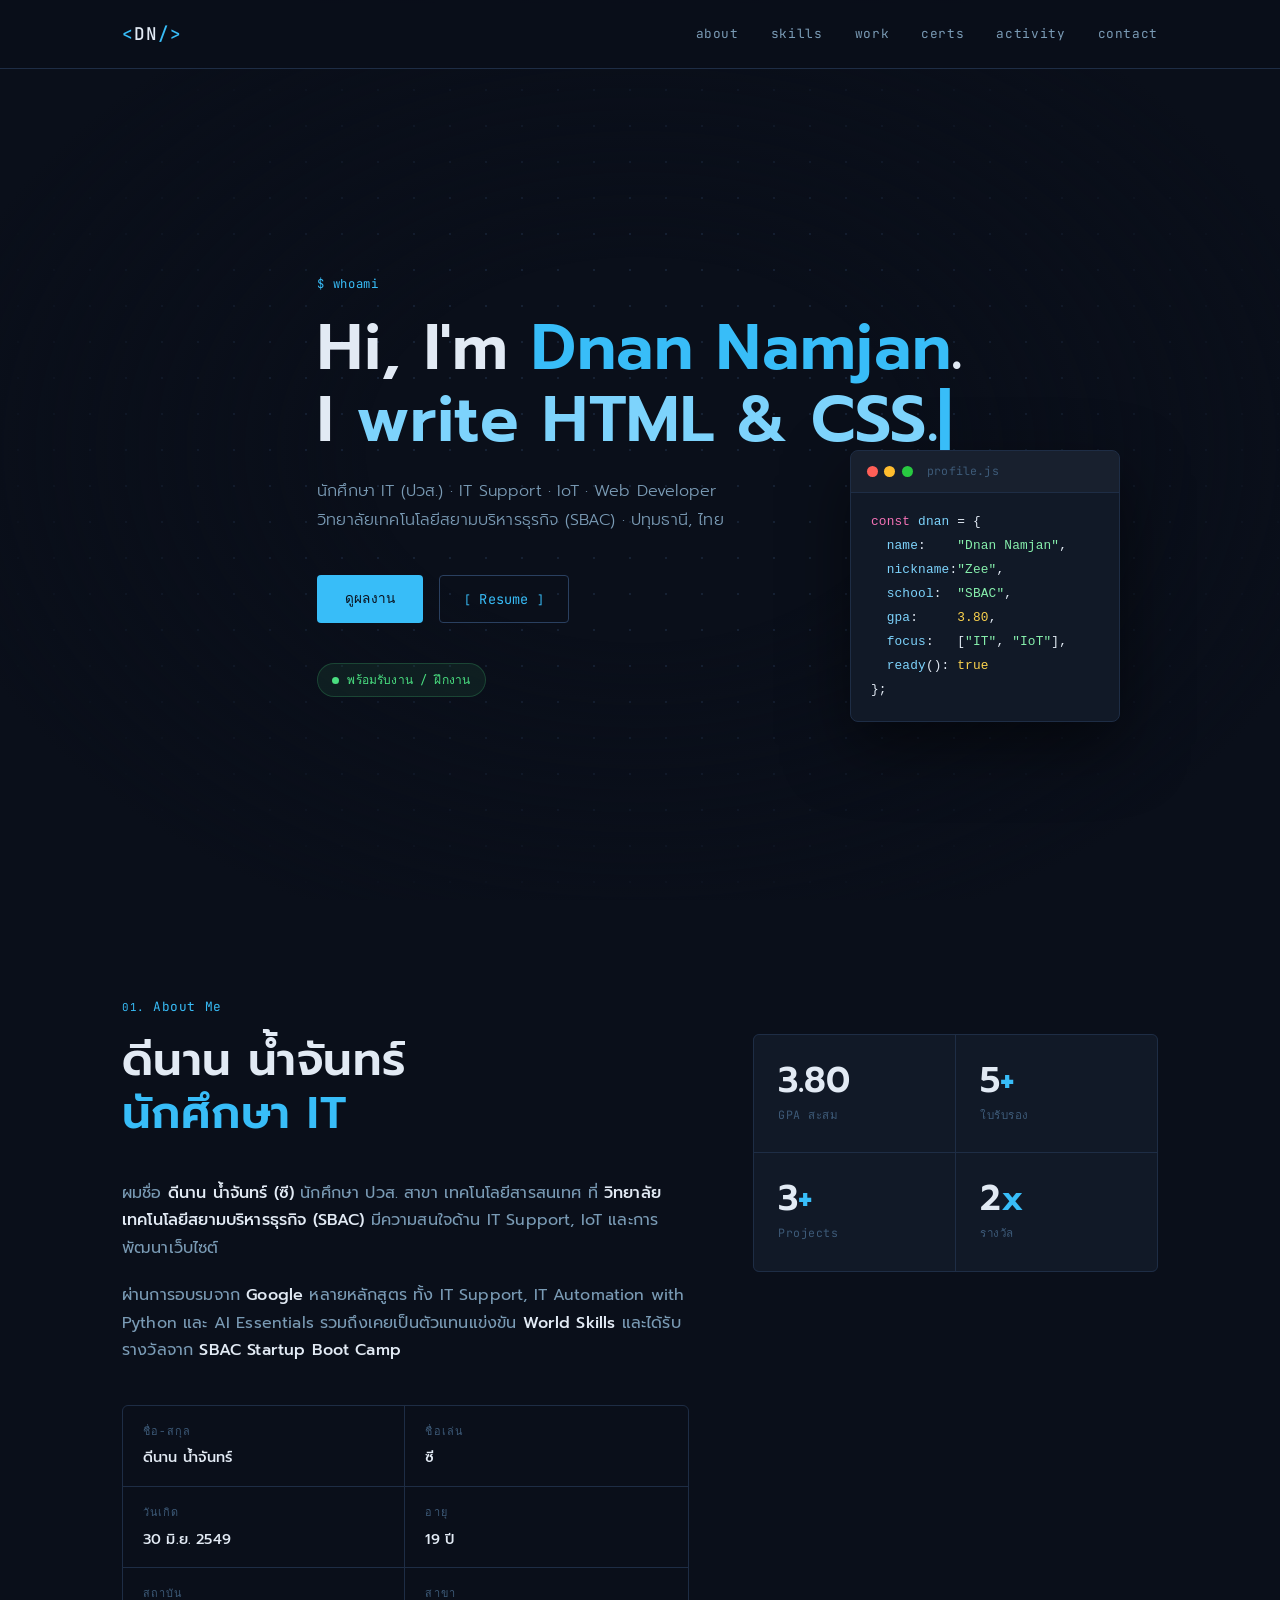
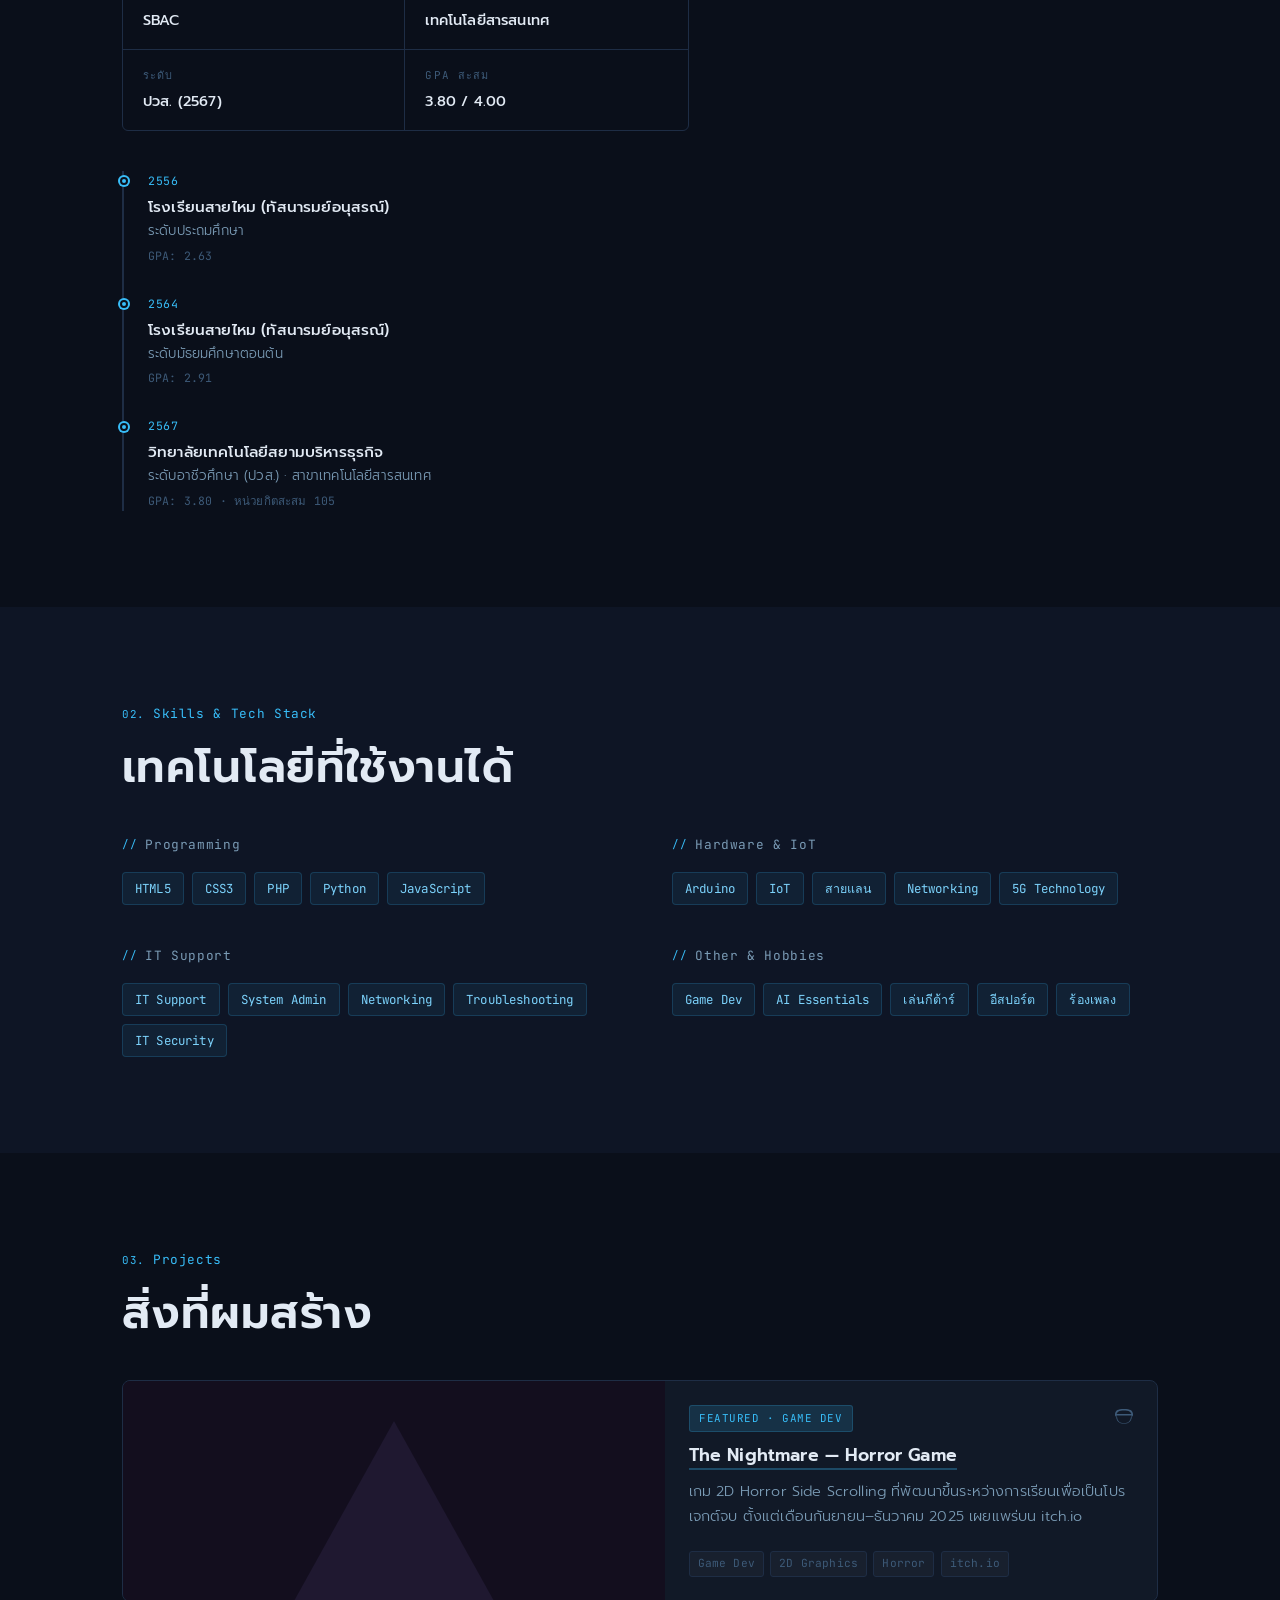
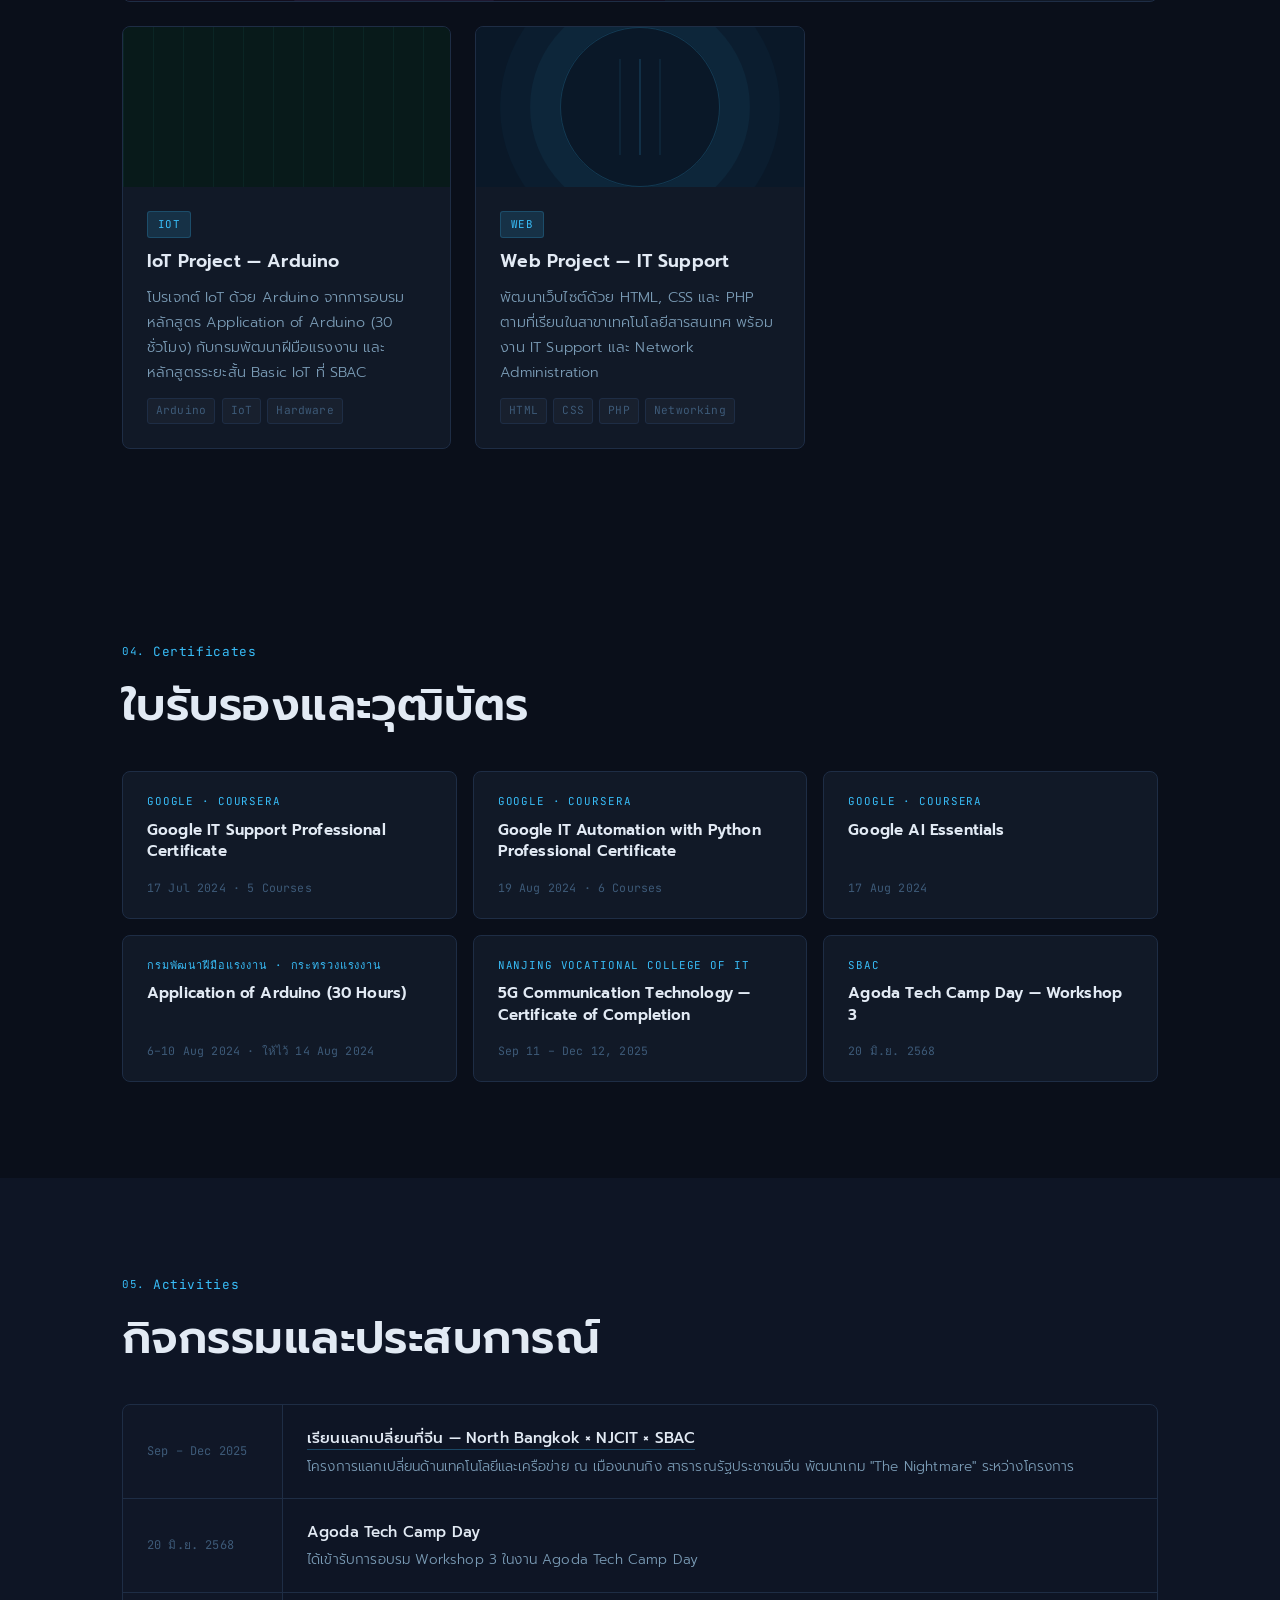
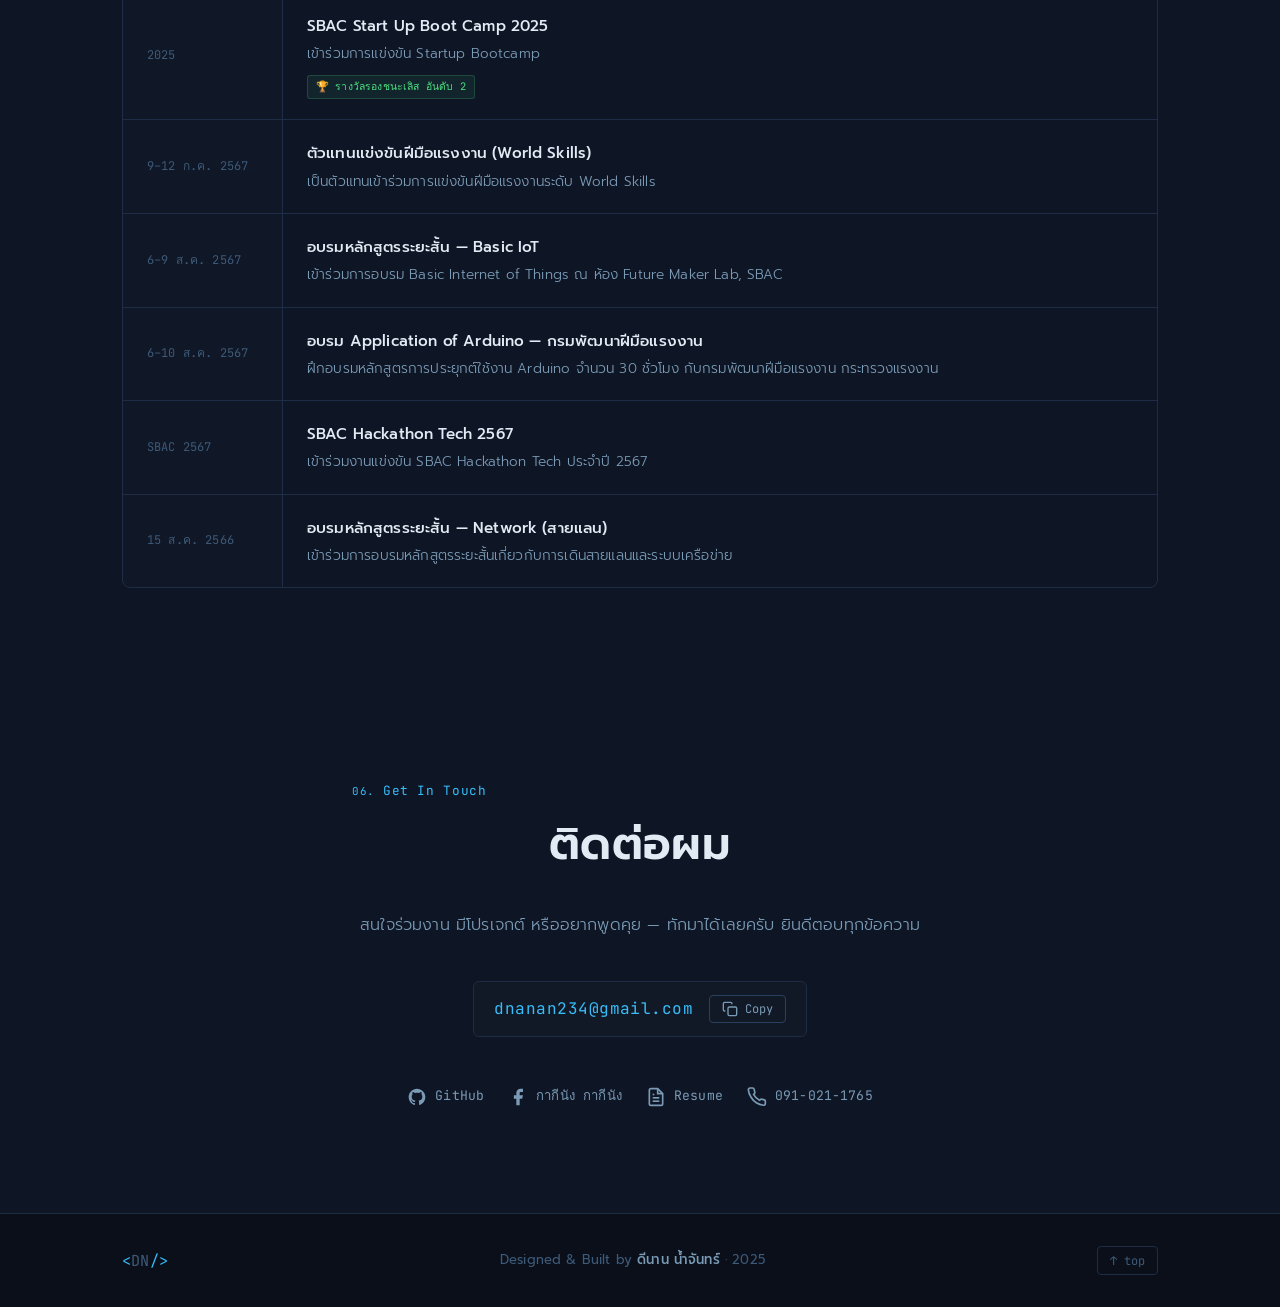
<file: index.html>
<!DOCTYPE html>
<html lang="th">
<head>
  <meta charset="UTF-8" />
  <meta name="viewport" content="width=device-width, initial-scale=1.0" />
  <meta name="description" content="Portfolio — ดีนาน น้ำจันทร์ | IT Student, SBAC" />
  <title>Dnan Namjan — IT Portfolio</title>

  <!-- Google Fonts: Prompt (main) + JetBrains Mono (code) -->
  <link rel="preconnect" href="https://fonts.googleapis.com" />
  <link rel="preconnect" href="https://fonts.gstatic.com" crossorigin />
  <link
    href="https://fonts.googleapis.com/css2?family=JetBrains+Mono:wght@300;400;500&family=Prompt:wght@300;400;500;600&display=swap"
    rel="stylesheet"
  />

  <!-- Main Stylesheet -->
  <link rel="stylesheet" href="style.css" />

  <!-- Extra styles for new sections (Certificates, Activities) -->
  <style>
    /* ---- CERTIFICATES SECTION ---- */
    #certificates { background: var(--bg); }

    .certs-grid {
      display: grid;
      grid-template-columns: repeat(3, 1fr);
      gap: 1rem;
    }

    .cert-card {
      background: var(--bg-card);
      border: 1px solid var(--border);
      border-radius: 8px;
      padding: 1.25rem 1.5rem;
      display: flex;
      flex-direction: column;
      gap: 0.5rem;
      transition: border-color 0.25s, transform 0.25s;
    }

    .cert-card:hover {
      border-color: var(--border-hover);
      transform: translateY(-3px);
    }

    .cert-issuer {
      font-family: var(--font-mono);
      font-size: 0.68rem;
      color: var(--accent);
      letter-spacing: 0.08em;
      text-transform: uppercase;
    }

    .cert-name {
      font-size: 0.95rem;
      font-weight: 600;
      color: var(--text-primary);
      line-height: 1.4;
    }

    .cert-date {
      font-family: var(--font-mono);
      font-size: 0.72rem;
      color: var(--text-tertiary);
      margin-top: auto;
      padding-top: 0.5rem;
    }

    /* ---- ACTIVITIES SECTION ---- */
    #activities { background: var(--bg-alt); }

    .activities-list {
      display: flex;
      flex-direction: column;
      gap: 0;
      border: 1px solid var(--border);
      border-radius: 8px;
      overflow: hidden;
    }

    .activity-item {
      display: grid;
      grid-template-columns: 160px 1fr;
      border-bottom: 1px solid var(--border);
    }

    .activity-item:last-child { border-bottom: none; }

    .activity-date {
      font-family: var(--font-mono);
      font-size: 0.75rem;
      color: var(--text-tertiary);
      padding: 1.25rem 1.5rem;
      border-right: 1px solid var(--border);
      background: rgba(255,255,255,0.01);
      line-height: 1.6;
      display: flex;
      align-items: center;
    }

    .activity-info {
      padding: 1.25rem 1.5rem;
      display: flex;
      flex-direction: column;
      gap: 0.25rem;
    }

    .activity-title {
      font-size: 0.95rem;
      font-weight: 500;
      color: var(--text-primary);
    }

    .activity-desc {
      font-size: 0.85rem;
      font-weight: 300;
      color: var(--text-secondary);
      line-height: 1.65;
    }

    .activity-badge {
      display: inline-flex;
      align-items: center;
      font-family: var(--font-mono);
      font-size: 0.65rem;
      color: var(--green);
      background: rgba(74, 222, 128, 0.08);
      border: 1px solid rgba(74, 222, 128, 0.2);
      border-radius: 3px;
      padding: 0.15rem 0.5rem;
      margin-top: 0.35rem;
      width: fit-content;
    }

    /* ---- EDUCATION TIMELINE (in About section) ---- */
    .edu-timeline {
      display: flex;
      flex-direction: column;
      gap: 0;
      margin-top: 2.5rem;
      border-left: 2px solid var(--border);
      padding-left: 1.5rem;
    }

    .edu-item {
      position: relative;
      padding-bottom: 1.75rem;
    }

    .edu-item:last-child { padding-bottom: 0; }

    .edu-item::before {
      content: '';
      position: absolute;
      left: -1.75rem;
      top: 0.4rem;
      width: 8px;
      height: 8px;
      border-radius: 50%;
      background: var(--accent);
      border: 2px solid var(--bg);
      box-shadow: 0 0 0 2px var(--accent);
    }

    .edu-year {
      font-family: var(--font-mono);
      font-size: 0.72rem;
      color: var(--accent);
      letter-spacing: 0.05em;
      margin-bottom: 0.2rem;
    }

    .edu-school {
      font-size: 0.95rem;
      font-weight: 500;
      color: var(--text-primary);
    }

    .edu-level {
      font-size: 0.82rem;
      color: var(--text-secondary);
      font-weight: 300;
    }

    .edu-gpa {
      font-family: var(--font-mono);
      font-size: 0.72rem;
      color: var(--text-tertiary);
      margin-top: 0.2rem;
    }

    /* Responsive additions */
    @media (max-width: 900px) {
      .certs-grid { grid-template-columns: 1fr 1fr; }
      .activity-item { grid-template-columns: 1fr; }
      .activity-date {
        border-right: none;
        border-bottom: 1px solid var(--border);
        padding: 0.75rem 1.25rem;
      }
    }

    @media (max-width: 600px) {
      .certs-grid { grid-template-columns: 1fr; }
    }
  </style>
</head>
<body>

  <!-- ============================================================
       SCROLL PROGRESS BAR
  ============================================================ -->
  <div id="progress-bar"></div>

  <!-- ============================================================
       NAVIGATION
  ============================================================ -->
  <nav id="navbar">
    <div class="nav-inner">
      <a href="#home" class="nav-logo">
        <span class="logo-bracket">&lt;</span>DN<span class="logo-bracket">/&gt;</span>
      </a>
      <ul class="nav-links">
        <li><a href="#about"        class="nav-link">about</a></li>
        <li><a href="#skills"       class="nav-link">skills</a></li>
        <li><a href="#work"         class="nav-link">work</a></li>
        <li><a href="#certificates" class="nav-link">certs</a></li>
        <li><a href="#activities"   class="nav-link">activity</a></li>
        <li><a href="#contact"      class="nav-link">contact</a></li>
      </ul>
      <button class="hamburger" id="hamburger" aria-label="Toggle menu">
        <span></span><span></span><span></span>
      </button>
    </div>
    <div class="mobile-menu" id="mobile-menu">
      <a href="#about"        class="mobile-link">about</a>
      <a href="#skills"       class="mobile-link">skills</a>
      <a href="#work"         class="mobile-link">work</a>
      <a href="#certificates" class="mobile-link">certs</a>
      <a href="#activities"   class="mobile-link">activity</a>
      <a href="#contact"      class="mobile-link">contact</a>
    </div>
  </nav>

  <!-- ============================================================
       HERO
  ============================================================ -->
  <section id="home" class="hero">
    <div class="hero-grid-bg"></div>

    <div class="hero-content">
      <p class="hero-greeting reveal">
        <span class="mono-tag">$ whoami</span>
      </p>
      <h1 class="hero-title reveal delay-1">
        Hi, I'm <span class="accent">Dnan Namjan</span>.<br />
        I <span id="typed-text" class="accent-dim"></span><span class="cursor-blink">|</span>
      </h1>
      <p class="hero-sub reveal delay-2">
        นักศึกษา IT (ปวส.) · IT Support · IoT · Web Developer<br />
        วิทยาลัยเทคโนโลยีสยามบริหารธุรกิจ (SBAC) · ปทุมธานี, ไทย
      </p>
      <div class="hero-actions reveal delay-3">
        <a href="#work" class="btn-primary">ดูผลงาน</a>
        <a href="resume_preview.html" class="btn-ghost">
          <span class="mono-tag">[</span> Resume <span class="mono-tag">]</span>
        </a>
      </div>
      <div class="status-badge reveal delay-4">
        <span class="status-dot"></span>
        พร้อมรับงาน / ฝึกงาน
      </div>
    </div>

    <!-- Floating code card -->
    <div class="hero-code-card reveal delay-2">
      <div class="code-card-header">
        <span class="dot red"></span>
        <span class="dot yellow"></span>
        <span class="dot green"></span>
        <span class="code-filename">profile.js</span>
      </div>
      <pre class="code-card-body"><code><span class="kw">const</span> <span class="var">dnan</span> = {
  <span class="key">name</span>:    <span class="str">"Dnan Namjan"</span>,
  <span class="key">nickname</span>:<span class="str">"Zee"</span>,
  <span class="key">school</span>:  <span class="str">"SBAC"</span>,
  <span class="key">gpa</span>:     <span class="bool">3.80</span>,
  <span class="key">focus</span>:   [<span class="str">"IT"</span>, <span class="str">"IoT"</span>],
  <span class="key">ready</span>(): <span class="bool">true</span>
};</code></pre>
    </div>
  </section>

  <!-- ============================================================
       ABOUT
  ============================================================ -->
  <section id="about">
    <div class="section-inner">
      <div class="section-label reveal">
        <span class="mono-tag">01.</span> About Me
      </div>

      <div class="about-grid">
        <!-- Text side -->
        <div class="about-text">
          <h2 class="section-title reveal">
            ดีนาน น้ำจันทร์<br />
            <span class="accent">นักศึกษา IT</span>
          </h2>

          <p class="body-text reveal delay-1">
            ผมชื่อ <strong>ดีนาน น้ำจันทร์ (ซี)</strong> นักศึกษา ปวส. สาขา
            เทคโนโลยีสารสนเทศ ที่ <strong>วิทยาลัยเทคโนโลยีสยามบริหารธุรกิจ (SBAC)</strong>
            มีความสนใจด้าน IT Support, IoT และการพัฒนาเว็บไซต์
          </p>
          <p class="body-text reveal delay-2">
            ผ่านการอบรมจาก <strong>Google</strong> หลายหลักสูตร ทั้ง IT Support,
            IT Automation with Python และ AI Essentials รวมถึงเคยเป็นตัวแทนแข่งขัน
            <strong>World Skills</strong> และได้รับรางวัลจาก <strong>SBAC Startup Boot Camp</strong>
          </p>

          <!-- Personal Info Grid -->
          <div class="about-meta reveal delay-3">
            <div class="meta-item">
              <span class="meta-label">ชื่อ-สกุล</span>
              <span class="meta-value">ดีนาน น้ำจันทร์</span>
            </div>
            <div class="meta-item">
              <span class="meta-label">ชื่อเล่น</span>
              <span class="meta-value">ซี</span>
            </div>
            <div class="meta-item">
              <span class="meta-label">วันเกิด</span>
              <span class="meta-value">30 มิ.ย. 2549</span>
            </div>
            <div class="meta-item">
              <span class="meta-label">อายุ</span>
              <span class="meta-value">19 ปี</span>
            </div>
            <div class="meta-item">
              <span class="meta-label">สถาบัน</span>
              <span class="meta-value">SBAC</span>
            </div>
            <div class="meta-item">
              <span class="meta-label">สาขา</span>
              <span class="meta-value">เทคโนโลยีสารสนเทศ</span>
            </div>
            <div class="meta-item">
              <span class="meta-label">ระดับ</span>
              <span class="meta-value">ปวส. (2567)</span>
            </div>
            <div class="meta-item">
              <span class="meta-label">GPA สะสม</span>
              <span class="meta-value">3.80 / 4.00</span>
            </div>
          </div>

          <!-- Education Timeline -->
          <div class="edu-timeline reveal delay-4">
            <div class="edu-item">
              <div class="edu-year">2556</div>
              <div class="edu-school">โรงเรียนสายไหม (ทัสนารมย์อนุสรณ์)</div>
              <div class="edu-level">ระดับประถมศึกษา</div>
              <div class="edu-gpa">GPA: 2.63</div>
            </div>
            <div class="edu-item">
              <div class="edu-year">2564</div>
              <div class="edu-school">โรงเรียนสายไหม (ทัสนารมย์อนุสรณ์)</div>
              <div class="edu-level">ระดับมัธยมศึกษาตอนต้น</div>
              <div class="edu-gpa">GPA: 2.91</div>
            </div>
            <div class="edu-item">
              <div class="edu-year">2567</div>
              <div class="edu-school">วิทยาลัยเทคโนโลยีสยามบริหารธุรกิจ</div>
              <div class="edu-level">ระดับอาชีวศึกษา (ปวส.) · สาขาเทคโนโลยีสารสนเทศ</div>
              <div class="edu-gpa">GPA: 3.80 · หน่วยกิตสะสม 105</div>
            </div>
          </div>
        </div>

        <!-- Stats side -->
        <div class="about-stats reveal delay-2">
          <div class="stat-card">
            <div class="stat-num">3.80<span class="accent"></span></div>
            <div class="stat-label">GPA สะสม</div>
          </div>
          <div class="stat-card">
            <div class="stat-num">5<span class="accent">+</span></div>
            <div class="stat-label">ใบรับรอง</div>
          </div>
          <div class="stat-card">
            <div class="stat-num">3<span class="accent">+</span></div>
            <div class="stat-label">Projects</div>
          </div>
          <div class="stat-card">
            <div class="stat-num">2<span class="accent">x</span></div>
            <div class="stat-label">รางวัล</div>
          </div>
        </div>
      </div>
    </div>
  </section>

  <!-- ============================================================
       SKILLS
  ============================================================ -->
  <section id="skills" class="section-alt">
    <div class="section-inner">
      <div class="section-label reveal">
        <span class="mono-tag">02.</span> Skills &amp; Tech Stack
      </div>
      <h2 class="section-title reveal">เทคโนโลยีที่ใช้งานได้</h2>

      <div class="skills-container">
        <div class="skill-group reveal">
          <h3 class="skill-group-title">
            <span class="mono-tag">//</span> Programming
          </h3>
          <div class="skill-tags">
            <span class="tag">HTML5</span>
            <span class="tag">CSS3</span>
            <span class="tag">PHP</span>
            <span class="tag">Python</span>
            <span class="tag">JavaScript</span>
          </div>
        </div>

        <div class="skill-group reveal delay-1">
          <h3 class="skill-group-title">
            <span class="mono-tag">//</span> Hardware &amp; IoT
          </h3>
          <div class="skill-tags">
            <span class="tag">Arduino</span>
            <span class="tag">IoT</span>
            <span class="tag">สายแลน</span>
            <span class="tag">Networking</span>
            <span class="tag">5G Technology</span>
          </div>
        </div>

        <div class="skill-group reveal delay-2">
          <h3 class="skill-group-title">
            <span class="mono-tag">//</span> IT Support
          </h3>
          <div class="skill-tags">
            <span class="tag">IT Support</span>
            <span class="tag">System Admin</span>
            <span class="tag">Networking</span>
            <span class="tag">Troubleshooting</span>
            <span class="tag">IT Security</span>
          </div>
        </div>

        <div class="skill-group reveal delay-3">
          <h3 class="skill-group-title">
            <span class="mono-tag">//</span> Other &amp; Hobbies
          </h3>
          <div class="skill-tags">
            <span class="tag">Game Dev</span>
            <span class="tag">AI Essentials</span>
            <span class="tag">เล่นกีต้าร์</span>
            <span class="tag">อีสปอร์ต</span>
            <span class="tag">ร้องเพลง</span>
          </div>
        </div>
      </div>
    </div>
  </section>

  <!-- ============================================================
       WORK / PROJECTS
  ============================================================ -->
  <section id="work">
    <div class="section-inner">
      <div class="section-label reveal">
        <span class="mono-tag">03.</span> Projects
      </div>
      <h2 class="section-title reveal">สิ่งที่ผมสร้าง</h2>

      <div class="projects-grid">

        <!-- Project 1: The Nightmare (Featured) -->
        <article class="project-card featured reveal">
          <div class="project-visual pv-purple">
            <div class="pv-shape"></div>
          </div>
          <div class="project-info">
            <div class="project-header">
              <span class="project-tag">Featured · Game Dev</span>
              <div class="project-links">
                <a href="https://itch.io" target="_blank" title="itch.io" class="icon-link">
                  <svg width="18" height="18" viewBox="0 0 24 24" fill="currentColor">
                    <path d="M3.13 1.338C2.08 1.96.02 4.328 0 6.668v1.002c0 1.255.671 2.36 1.67 2.96v.17c0 2.329 1.01 4.565 2.69 6.124C6.04 18.487 8.49 19.5 12 19.5c3.508 0 5.957-1.013 7.64-2.576 1.68-1.56 2.69-3.795 2.69-6.124v-.17c1-.6 1.67-1.705 1.67-2.96V6.668c-.02-2.34-2.08-4.707-3.13-5.33C19.34.72 16.09 0 12 0S4.66.72 3.13 1.337zm1.62 2.052C6.1 2.67 9.02 2.148 12 2.148c2.98 0 5.9.522 7.25 1.242.97.534 2.27 2.083 2.6 3.228H2.15c.33-1.145 1.63-2.694 2.6-3.228zM2 8.67h20v.998c0 .689-.372 1.3-.97 1.629v.18c0 2.04-.863 3.924-2.28 5.226C17.332 17.984 15.16 18.85 12 18.85c-3.16 0-5.332-.866-6.75-2.147C3.833 15.4 2.97 13.518 2.97 11.477v-.18C2.372 10.97 2 10.357 2 9.668V8.67z"/>
                  </svg>
                </a>
              </div>
            </div>
            <h3 class="project-title">
              <a href="thenightmare project.pdf" target="_blank" style="color: inherit; text-decoration: none; border-bottom: 2px solid rgba(56,189,248,0.3); transition: border-color 0.2s;">The Nightmare — Horror Game</a>
            </h3>
            <p class="project-desc">
              เกม 2D Horror Side Scrolling ที่พัฒนาขึ้นระหว่างการเรียนเพื่อเป็นโปรเจกต์จบ 
              ตั้งแต่เดือนกันยายน–ธันวาคม 2025
              เผยแพร่บน itch.io
            </p>
            <div class="project-stack">
              <span class="stack-tag">Game Dev</span>
              <span class="stack-tag">2D Graphics</span>
              <span class="stack-tag">Horror</span>
              <span class="stack-tag">itch.io</span>
            </div>
          </div>
        </article>

        <!-- Project 2: IoT -->
        <article class="project-card reveal delay-1">
          <div class="project-visual pv-teal">
            <div class="pv-shape"></div>
          </div>
          <div class="project-info">
            <div class="project-header">
              <span class="project-tag">IoT</span>
              <div class="project-links"></div>
            </div>
            <h3 class="project-title">IoT Project — Arduino</h3>
            <p class="project-desc">
              โปรเจกต์ IoT ด้วย Arduino จากการอบรมหลักสูตร Application of Arduino (30 ชั่วโมง)
              กับกรมพัฒนาฝีมือแรงงาน และหลักสูตรระยะสั้น Basic IoT ที่ SBAC
            </p>
            <div class="project-stack">
              <span class="stack-tag">Arduino</span>
              <span class="stack-tag">IoT</span>
              <span class="stack-tag">Hardware</span>
            </div>
          </div>
        </article>

        <!-- Project 3: Web (HTML/CSS/PHP) -->
        <article class="project-card reveal delay-2">
          <div class="project-visual pv-blue">
            <div class="pv-shape"></div>
          </div>
          <div class="project-info">
            <div class="project-header">
              <span class="project-tag">Web</span>
              <div class="project-links"></div>
            </div>
            <h3 class="project-title">Web Project — IT Support</h3>
            <p class="project-desc">
              พัฒนาเว็บไซต์ด้วย HTML, CSS และ PHP ตามที่เรียนในสาขาเทคโนโลยีสารสนเทศ
              พร้อมงาน IT Support และ Network Administration
            </p>
            <div class="project-stack">
              <span class="stack-tag">HTML</span>
              <span class="stack-tag">CSS</span>
              <span class="stack-tag">PHP</span>
              <span class="stack-tag">Networking</span>
            </div>
          </div>
        </article>

      </div>
    </div>
  </section>

  <!-- ============================================================
       CERTIFICATES
  ============================================================ -->
  <section id="certificates">
    <div class="section-inner">
      <div class="section-label reveal">
        <span class="mono-tag">04.</span> Certificates
      </div>
      <h2 class="section-title reveal">ใบรับรองและวุฒิบัตร</h2>

      <div class="certs-grid">

        <div class="cert-card reveal">
          <div class="cert-issuer">Google · Coursera</div>
          <div class="cert-name">Google IT Support Professional Certificate</div>
          <div class="cert-date">17 Jul 2024 · 5 Courses</div>
        </div>

        <div class="cert-card reveal delay-1">
          <div class="cert-issuer">Google · Coursera</div>
          <div class="cert-name">Google IT Automation with Python Professional Certificate</div>
          <div class="cert-date">19 Aug 2024 · 6 Courses</div>
        </div>

        <div class="cert-card reveal delay-2">
          <div class="cert-issuer">Google · Coursera</div>
          <div class="cert-name">Google AI Essentials</div>
          <div class="cert-date">17 Aug 2024</div>
        </div>

        <div class="cert-card reveal delay-3">
          <div class="cert-issuer">กรมพัฒนาฝีมือแรงงาน · กระทรวงแรงงาน</div>
          <div class="cert-name">Application of Arduino (30 Hours)</div>
          <div class="cert-date">6–10 Aug 2024 · ให้ไว้ 14 Aug 2024</div>
        </div>

        <div class="cert-card reveal delay-4">
          <div class="cert-issuer">Nanjing Vocational College of IT</div>
          <div class="cert-name">5G Communication Technology — Certificate of Completion</div>
          <div class="cert-date">Sep 11 – Dec 12, 2025</div>
        </div>

        <div class="cert-card reveal delay-1">
          <div class="cert-issuer">SBAC</div>
          <div class="cert-name">Agoda Tech Camp Day — Workshop 3</div>
          <div class="cert-date">20 มิ.ย. 2568</div>
        </div>

      </div>
    </div>
  </section>

  <!-- ============================================================
       ACTIVITIES
  ============================================================ -->
  <section id="activities">
    <div class="section-inner">
      <div class="section-label reveal">
        <span class="mono-tag">05.</span> Activities
      </div>
      <h2 class="section-title reveal">กิจกรรมและประสบการณ์</h2>

      <div class="activities-list reveal delay-1">

        <div class="activity-item">
          <div class="activity-date">Sep – Dec 2025</div>
          <div class="activity-info">
            <div class="activity-title">
              <a href="รูปภาพต่างๆ/ใบจีน.jpg" target="_blank" style="color: inherit; text-decoration: none; border-bottom: 1.5px solid rgba(56,189,248,0.3); transition: border-color 0.2s; cursor: pointer;">
                เรียนแลกเปลี่ยนที่จีน — North Bangkok × NJCIT × SBAC
              </a>
            </div>
            <div class="activity-desc">
              โครงการแลกเปลี่ยนด้านเทคโนโลยีและเครือข่าย ณ เมืองนานกิง
              สาธารณรัฐประชาชนจีน พัฒนาเกม "The Nightmare" ระหว่างโครงการ
            </div>
          </div>
        </div>

        <div class="activity-item">
          <div class="activity-date">20 มิ.ย. 2568</div>
          <div class="activity-info">
            <div class="activity-title">Agoda Tech Camp Day</div>
            <div class="activity-desc">
              ได้เข้ารับการอบรม Workshop 3 ในงาน Agoda Tech Camp Day
            </div>
          </div>
        </div>

        <div class="activity-item">
          <div class="activity-date">2025</div>
          <div class="activity-info">
            <div class="activity-title">SBAC Start Up Boot Camp 2025</div>
            <div class="activity-desc">เข้าร่วมการแข่งขัน Startup Bootcamp</div>
            <div class="activity-badge">🏆 รางวัลรองชนะเลิส อันดับ 2</div>
          </div>
        </div>

        <div class="activity-item">
          <div class="activity-date">9–12 ก.ค. 2567</div>
          <div class="activity-info">
            <div class="activity-title">ตัวแทนแข่งขันฝีมือแรงงาน (World Skills)</div>
            <div class="activity-desc">
              เป็นตัวแทนเข้าร่วมการแข่งขันฝีมือแรงงานระดับ World Skills
            </div>
          </div>
        </div>

        <div class="activity-item">
          <div class="activity-date">6–9 ส.ค. 2567</div>
          <div class="activity-info">
            <div class="activity-title">อบรมหลักสูตรระยะสั้น — Basic IoT</div>
            <div class="activity-desc">
              เข้าร่วมการอบรม Basic Internet of Things ณ ห้อง Future Maker Lab, SBAC
            </div>
          </div>
        </div>

        <div class="activity-item">
          <div class="activity-date">6–10 ส.ค. 2567</div>
          <div class="activity-info">
            <div class="activity-title">อบรม Application of Arduino — กรมพัฒนาฝีมือแรงงาน</div>
            <div class="activity-desc">
              ฝึกอบรมหลักสูตรการประยุกต์ใช้งาน Arduino จำนวน 30 ชั่วโมง
              กับกรมพัฒนาฝีมือแรงงาน กระทรวงแรงงาน
            </div>
          </div>
        </div>

        <div class="activity-item">
          <div class="activity-date">SBAC 2567</div>
          <div class="activity-info">
            <div class="activity-title">SBAC Hackathon Tech 2567</div>
            <div class="activity-desc">
              เข้าร่วมงานแข่งขัน SBAC Hackathon Tech ประจำปี 2567
            </div>
          </div>
        </div>

        <div class="activity-item">
          <div class="activity-date">15 ส.ค. 2566</div>
          <div class="activity-info">
            <div class="activity-title">อบรมหลักสูตรระยะสั้น — Network (สายแลน)</div>
            <div class="activity-desc">
              เข้าร่วมการอบรมหลักสูตรระยะสั้นเกี่ยวกับการเดินสายแลนและระบบเครือข่าย
            </div>
          </div>
        </div>

      </div>
    </div>
  </section>

  <!-- ============================================================
       CONTACT
  ============================================================ -->
  <section id="contact" class="section-alt">
    <div class="section-inner contact-inner">
      <div class="section-label reveal">
        <span class="mono-tag">06.</span> Get In Touch
      </div>
      <h2 class="section-title reveal">ติดต่อผม</h2>
      <p class="contact-desc reveal delay-1">
        สนใจร่วมงาน มีโปรเจกต์ หรืออยากพูดคุย — ทักมาได้เลยครับ ยินดีตอบทุกข้อความ
      </p>

      <!-- Email with copy button -->
      <div class="contact-email-row reveal delay-2">
        <span class="contact-email-text" id="email-text">dnanan234@gmail.com</span>
        <button class="btn-copy" id="copy-btn" title="Copy email">
          <svg width="16" height="16" viewBox="0 0 24 24" fill="none" stroke="currentColor" stroke-width="2">
            <rect x="9" y="9" width="13" height="13" rx="2"/>
            <path d="M5 15H4a2 2 0 0 1-2-2V4a2 2 0 0 1 2-2h9a2 2 0 0 1 2 2v1"/>
          </svg>
          <span id="copy-label">Copy</span>
        </button>
      </div>

      <!-- Social / contact links -->
      <div class="social-links reveal delay-3">
        <a href="https://github.com/" target="_blank" class="social-link">
          <svg width="20" height="20" viewBox="0 0 24 24" fill="currentColor">
            <path d="M12 2C6.477 2 2 6.477 2 12c0 4.418 2.865 8.166 6.839 9.489.5.09.682-.217.682-.482 0-.237-.009-.868-.013-1.703-2.782.603-3.369-1.342-3.369-1.342-.454-1.155-1.11-1.462-1.11-1.462-.908-.62.069-.608.069-.608 1.003.07 1.531 1.03 1.531 1.03.892 1.529 2.341 1.087 2.91.831.092-.645.35-1.087.636-1.337-2.22-.253-4.555-1.11-4.555-4.943 0-1.091.39-1.984 1.029-2.683-.103-.253-.446-1.27.098-2.647 0 0 .84-.269 2.75 1.025A9.578 9.578 0 0 1 12 6.836a9.59 9.59 0 0 1 2.504.337c1.909-1.294 2.747-1.025 2.747-1.025.546 1.377.202 2.394.1 2.647.64.699 1.028 1.592 1.028 2.683 0 3.842-2.339 4.687-4.566 4.935.359.309.678.919.678 1.852 0 1.336-.012 2.415-.012 2.743 0 .267.18.578.688.48C19.138 20.163 22 16.418 22 12c0-5.523-4.477-10-10-10z"/>
          </svg>
          GitHub
        </a>
        <a href="https://www.facebook.com/" target="_blank" class="social-link">
          <svg width="20" height="20" viewBox="0 0 24 24" fill="currentColor">
            <path d="M18 2h-3a5 5 0 0 0-5 5v3H7v4h3v8h4v-8h3l1-4h-4V7a1 1 0 0 1 1-1h3z"/>
          </svg>
          กากีนัง กากีนัง
        </a>
        <a href="resume_preview.html" target="_blank" class="social-link">
          <svg width="20" height="20" viewBox="0 0 24 24" fill="none" stroke="currentColor" stroke-width="2">
            <path d="M14 2H6a2 2 0 0 0-2 2v16a2 2 0 0 0 2 2h12a2 2 0 0 0 2-2V8z"/>
            <polyline points="14,2 14,8 20,8"/>
            <line x1="16" y1="13" x2="8" y2="13"/>
            <line x1="16" y1="17" x2="8" y2="17"/>
            <polyline points="10,9 9,9 8,9"/>
          </svg>
          Resume
        </a>
        <a href="tel:091-021-1765" class="social-link">
          <svg width="20" height="20" viewBox="0 0 24 24" fill="none" stroke="currentColor" stroke-width="2">
            <path d="M22 16.92v3a2 2 0 0 1-2.18 2 19.79 19.79 0 0 1-8.63-3.07A19.5 19.5 0 0 1 4.69 12 19.79 19.79 0 0 1 1.61 3.41 2 2 0 0 1 3.6 1.23h3a2 2 0 0 1 2 1.72 12.84 12.84 0 0 0 .7 2.81 2 2 0 0 1-.45 2.11L7.91 8.91A16 16 0 0 0 15.09 16l.91-.85a2 2 0 0 1 2.11-.45 12.84 12.84 0 0 0 2.81.7A2 2 0 0 1 22 16.92z"/>
          </svg>
          091-021-1765
        </a>
      </div>
    </div>
  </section>

  <!-- ============================================================
       FOOTER
  ============================================================ -->
  <footer>
    <div class="footer-inner">
      <span class="footer-logo">
        <span class="logo-bracket">&lt;</span>DN<span class="logo-bracket">/&gt;</span>
      </span>
      <span class="footer-text">
        Designed &amp; Built by <strong>ดีนาน น้ำจันทร์</strong> · 2025
      </span>
      <button class="back-to-top" id="back-to-top" title="Back to top">↑ top</button>
    </div>
  </footer>

  <!-- Main JavaScript -->
  <script src="main.js"></script>
</body>
</html>
</file>
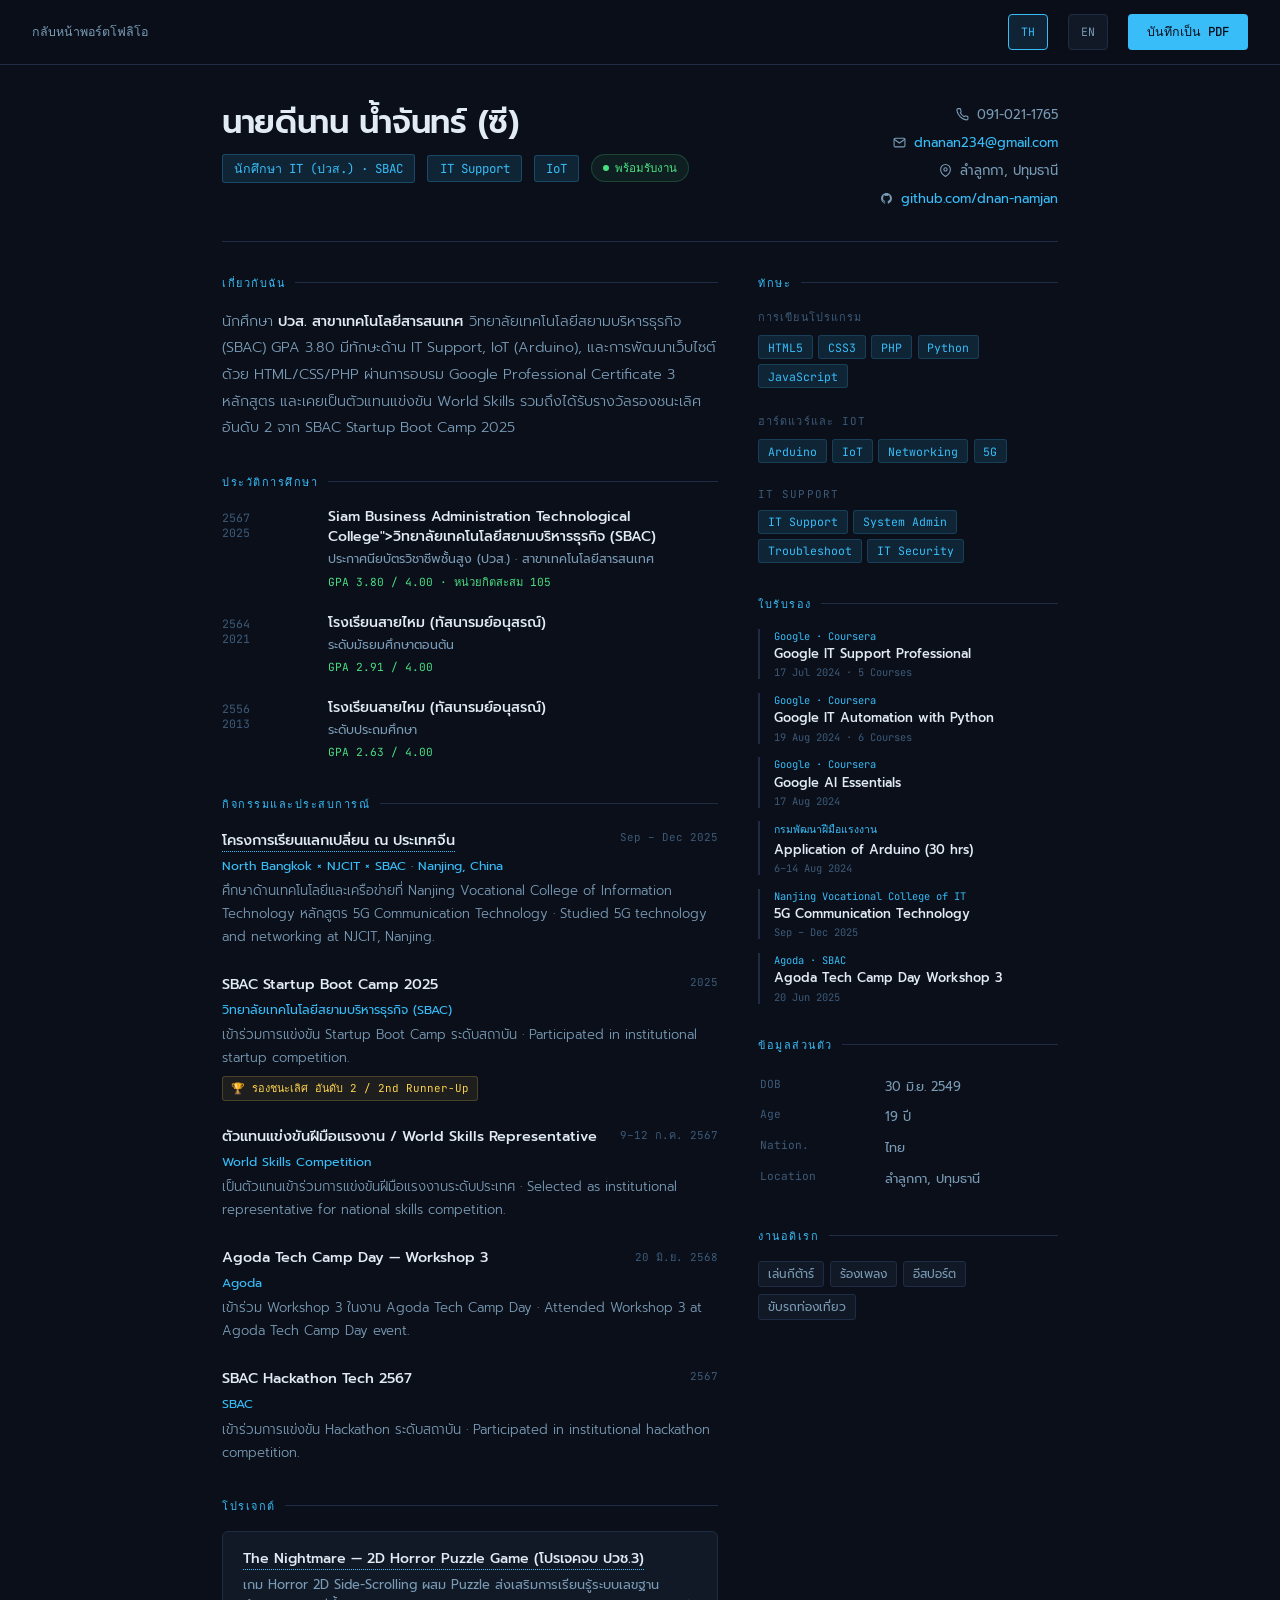
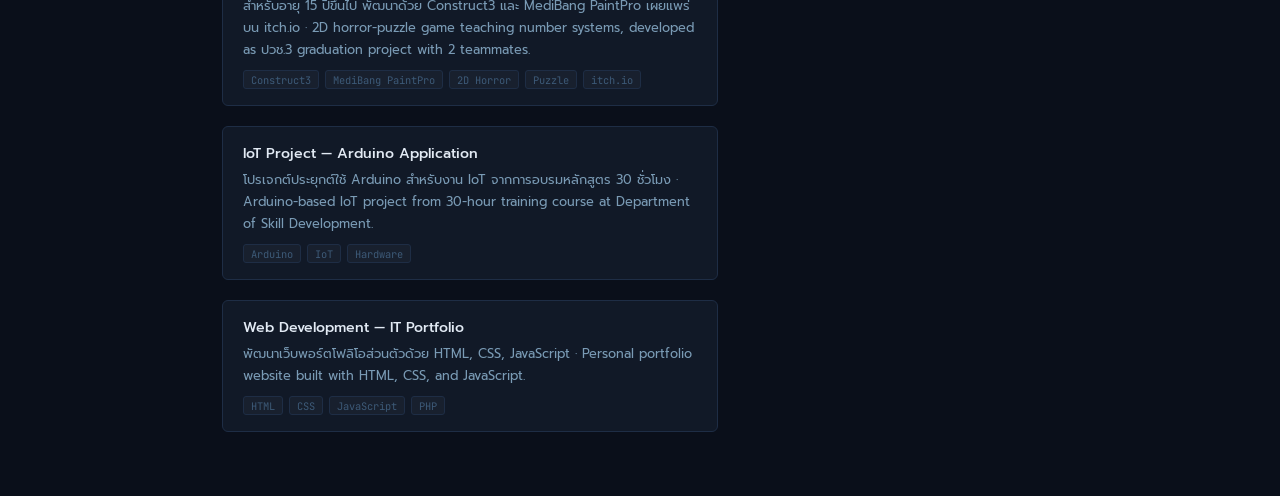
<file: resume_preview.html>
<!DOCTYPE html>
<html lang="th">
<head>
  <meta charset="UTF-8" />
  <meta name="viewport" content="width=device-width, initial-scale=1.0" />
  <title>Resume — ดีนาน น้ำจันทร์ | Dnan Namjan</title>
  <link rel="preconnect" href="https://fonts.googleapis.com" />
  <link rel="preconnect" href="https://fonts.gstatic.com" crossorigin />
  <link href="https://fonts.googleapis.com/css2?family=JetBrains+Mono:wght@300;400;500&family=Prompt:wght@300;400;500;600&display=swap" rel="stylesheet" />
  <style>
    /* =============================================
       DESIGN TOKENS
    ============================================= */
    :root {
      --bg:          #0A0F1A;
      --bg-card:     #111927;
      --bg-alt:      #0E1525;
      --border:      #1E2D45;
      --border-h:    #2A4060;
      --accent:      #38BDF8;
      --accent-dim:  rgba(56,189,248,0.12);
      --green:       #4ADE80;
      --purple:      #A78BFA;
      --text:        #E2EAF4;
      --text-2:      #7A9BB5;
      --text-3:      #3D5A78;
      --font:        'Prompt', sans-serif;
      --mono:        'JetBrains Mono', monospace;
    }

    /* =============================================
       RESET
    ============================================= */
    *, *::before, *::after { box-sizing: border-box; margin: 0; padding: 0; }
    html { scroll-behavior: smooth; }
    body {
      font-family: var(--font);
      background: var(--bg);
      color: var(--text);
      min-height: 100vh;
      -webkit-font-smoothing: antialiased;
    }
    a { color: var(--accent); text-decoration: none; }
    a:hover { text-decoration: underline; }

    /* =============================================
       TOP BAR (nav back + actions)
    ============================================= */
    .top-bar {
      position: sticky;
      top: 0;
      z-index: 50;
      background: rgba(10,15,26,0.9);
      backdrop-filter: blur(12px);
      border-bottom: 1px solid var(--border);
      padding: 0.85rem 2rem;
      display: flex;
      align-items: center;
      justify-content: space-between;
      gap: 1rem;
    }
    .back-link {
      font-family: var(--mono);
      font-size: 0.78rem;
      color: var(--text-2);
      display: flex;
      align-items: center;
      gap: 0.4rem;
      transition: color 0.2s;
    }
    .back-link:hover { color: var(--accent); text-decoration: none; }
    .bar-actions { display: flex; gap: 0.75rem; }
    .btn-print {
      display: inline-flex;
      align-items: center;
      gap: 0.45rem;
      background: var(--accent);
      color: #0A0F1A;
      border: none;
      padding: 0.55rem 1.2rem;
      font-family: var(--mono);
      font-size: 0.78rem;
      font-weight: 500;
      border-radius: 4px;
      cursor: pointer;
      transition: opacity 0.2s, transform 0.2s;
    }
    .btn-print:hover { opacity: 0.85; transform: translateY(-1px); }
    .lang-btn {
      font-family: var(--mono);
      font-size: 0.72rem;
      color: var(--text-2);
      background: var(--bg-card);
      border: 1px solid var(--border);
      padding: 0.35rem 0.75rem;
      border-radius: 4px;
      cursor: pointer;
      transition: all 0.2s;
      margin-right: 0.5rem;
    }
    .lang-btn:hover { background: var(--bg-alt); border-color: var(--border-h); }
    .lang-btn.active {
      color: var(--accent);
      border-color: var(--accent);
      background: var(--accent-dim);
    }

    /* =============================================
       PAGE WRAPPER
    ============================================= */
    .page {
      max-width: 900px;
      margin: 2.5rem auto 4rem;
      padding: 0 2rem;
    }

    /* =============================================
       HEADER
    ============================================= */
    .resume-header {
      display: grid;
      grid-template-columns: 1fr auto;
      gap: 2rem;
      align-items: start;
      padding-bottom: 2rem;
      border-bottom: 1px solid var(--border);
      margin-bottom: 2rem;
    }
    .name-block {}
    .name-en {
      font-size: 2rem;
      font-weight: 600;
      color: var(--text);
      line-height: 1.15;
      letter-spacing: -0.01em;
    }
    .name-th {
      font-size: 1.1rem;
      font-weight: 400;
      color: var(--text-2);
      margin-top: 0.2rem;
    }
    .title-row {
      display: flex;
      align-items: center;
      gap: 0.75rem;
      margin-top: 0.75rem;
      flex-wrap: wrap;
    }
    .role-tag {
      font-family: var(--mono);
      font-size: 0.78rem;
      color: var(--accent);
      background: var(--accent-dim);
      border: 1px solid rgba(56,189,248,0.25);
      padding: 0.25rem 0.7rem;
      border-radius: 3px;
    }
    .avail-tag {
      font-family: var(--mono);
      font-size: 0.72rem;
      color: var(--green);
      background: rgba(74,222,128,0.08);
      border: 1px solid rgba(74,222,128,0.2);
      padding: 0.25rem 0.7rem;
      border-radius: 100px;
      display: flex;
      align-items: center;
      gap: 0.35rem;
    }
    .dot-pulse {
      width: 6px; height: 6px;
      border-radius: 50%;
      background: var(--green);
      animation: pulse 2s infinite;
    }
    @keyframes pulse {
      0%,100% { box-shadow: 0 0 0 0 rgba(74,222,128,0.5); }
      50%      { box-shadow: 0 0 0 4px rgba(74,222,128,0); }
    }

    /* Contact info (right side) */
    .contact-block {
      display: flex;
      flex-direction: column;
      gap: 0.5rem;
      align-items: flex-end;
    }
    .contact-row {
      font-size: 0.82rem;
      color: var(--text-2);
      display: flex;
      align-items: center;
      gap: 0.5rem;
    }
    .contact-row svg { flex-shrink: 0; }
    .contact-row a { color: var(--accent); }

    /* =============================================
       TWO-COLUMN LAYOUT
    ============================================= */
    .resume-body {
      display: grid;
      grid-template-columns: 1fr 300px;
      gap: 2.5rem;
      align-items: start;
    }
    .col-main {}
    .col-side {}

    /* =============================================
       SECTION
    ============================================= */
    .section { margin-bottom: 2rem; }
    .section:last-child { margin-bottom: 0; }

    .sec-label {
      font-family: var(--mono);
      font-size: 0.68rem;
      color: var(--accent);
      letter-spacing: 0.14em;
      text-transform: uppercase;
      display: flex;
      align-items: center;
      gap: 0.6rem;
      margin-bottom: 1rem;
    }
    .sec-label::after {
      content: '';
      flex: 1;
      height: 1px;
      background: var(--border);
    }

    /* Summary */
    .summary-text {
      font-size: 0.9rem;
      font-weight: 300;
      color: var(--text-2);
      line-height: 1.85;
    }
    .summary-text strong { color: var(--text); font-weight: 500; }

    /* Education timeline */
    .edu-list { display: flex; flex-direction: column; gap: 1.25rem; }
    .edu-item {
      display: grid;
      grid-template-columns: 90px 1fr;
      gap: 0 1rem;
    }
    .edu-year {
      font-family: var(--mono);
      font-size: 0.72rem;
      color: var(--text-3);
      padding-top: 0.2rem;
    }
    .edu-main {}
    .edu-school {
      font-size: 0.88rem;
      font-weight: 500;
      color: var(--text);
      line-height: 1.4;
    }
    .edu-level {
      font-size: 0.78rem;
      color: var(--text-2);
      margin-top: 0.15rem;
    }
    .edu-gpa {
      display: inline-flex;
      align-items: center;
      gap: 0.3rem;
      font-family: var(--mono);
      font-size: 0.7rem;
      color: var(--green);
      margin-top: 0.3rem;
    }

    /* Experience / Activity items */
    .exp-list { display: flex; flex-direction: column; gap: 1.5rem; }
    .exp-item {}
    .exp-header {
      display: flex;
      justify-content: space-between;
      align-items: flex-start;
      gap: 1rem;
      margin-bottom: 0.3rem;
    }
    .exp-title {
      font-size: 0.9rem;
      font-weight: 500;
      color: var(--text);
    }
    .exp-date {
      font-family: var(--mono);
      font-size: 0.68rem;
      color: var(--text-3);
      white-space: nowrap;
      padding-top: 0.1rem;
    }
    .exp-org {
      font-size: 0.78rem;
      color: var(--accent);
      margin-bottom: 0.35rem;
    }
    .exp-desc {
      font-size: 0.82rem;
      font-weight: 300;
      color: var(--text-2);
      line-height: 1.75;
    }
    .exp-award {
      display: inline-flex;
      align-items: center;
      gap: 0.3rem;
      font-family: var(--mono);
      font-size: 0.68rem;
      color: #FCD34D;
      background: rgba(252,211,77,0.08);
      border: 1px solid rgba(252,211,77,0.2);
      padding: 0.15rem 0.5rem;
      border-radius: 3px;
      margin-top: 0.35rem;
    }

    /* Projects */
    .proj-list { display: flex; flex-direction: column; gap: 1.25rem; }
    .proj-item {
      background: var(--bg-card);
      border: 1px solid var(--border);
      border-radius: 6px;
      padding: 1rem 1.25rem;
      transition: border-color 0.2s;
    }
    .proj-item:hover { border-color: var(--border-h); }
    .proj-title {
      font-size: 0.88rem;
      font-weight: 500;
      color: var(--text);
      margin-bottom: 0.3rem;
    }
    .proj-desc {
      font-size: 0.8rem;
      color: var(--text-2);
      line-height: 1.7;
      margin-bottom: 0.6rem;
    }
    .stack-row { display: flex; flex-wrap: wrap; gap: 0.35rem; }
    .stag {
      font-family: var(--mono);
      font-size: 0.65rem;
      color: var(--text-3);
      background: rgba(255,255,255,0.03);
      border: 1px solid var(--border);
      border-radius: 3px;
      padding: 0.1rem 0.45rem;
    }

    /* SIDE: Skills */
    .skill-group { margin-bottom: 1.5rem; }
    .skill-group:last-child { margin-bottom: 0; }
    .skill-group-title {
      font-family: var(--mono);
      font-size: 0.68rem;
      color: var(--text-3);
      letter-spacing: 0.1em;
      text-transform: uppercase;
      margin-bottom: 0.6rem;
    }
    .tags { display: flex; flex-wrap: wrap; gap: 0.35rem; }
    .tag {
      font-family: var(--mono);
      font-size: 0.72rem;
      color: var(--accent);
      background: var(--accent-dim);
      border: 1px solid rgba(56,189,248,0.18);
      border-radius: 3px;
      padding: 0.2rem 0.55rem;
    }

    /* SIDE: Certs */
    .cert-list { display: flex; flex-direction: column; gap: 0.85rem; }
    .cert-item {
      border-left: 2px solid var(--border);
      padding-left: 0.85rem;
    }
    .cert-issuer {
      font-family: var(--mono);
      font-size: 0.65rem;
      color: var(--accent);
      margin-bottom: 0.15rem;
    }
    .cert-name {
      font-size: 0.8rem;
      font-weight: 500;
      color: var(--text);
      line-height: 1.4;
    }
    .cert-date {
      font-family: var(--mono);
      font-size: 0.65rem;
      color: var(--text-3);
      margin-top: 0.15rem;
    }

    /* SIDE: Personal */
    .info-table { width: 100%; font-size: 0.8rem; }
    .info-table tr td:first-child {
      color: var(--text-3);
      font-family: var(--mono);
      font-size: 0.7rem;
      padding: 0.3rem 0.75rem 0.3rem 0;
      white-space: nowrap;
      vertical-align: top;
    }
    .info-table tr td:last-child {
      color: var(--text-2);
      padding: 0.3rem 0;
      line-height: 1.5;
    }

    /* SIDE: Hobbies */
    .hobby-list { display: flex; flex-wrap: wrap; gap: 0.4rem; }
    .hobby {
      font-size: 0.75rem;
      color: var(--text-2);
      background: var(--bg-card);
      border: 1px solid var(--border);
      border-radius: 3px;
      padding: 0.2rem 0.55rem;
    }

    /* =============================================
       PRINT STYLES
    ============================================= */
    @media print {
      @page { size: A4; margin: 15mm 18mm; }

      body {
        background: #fff !important;
        color: #111 !important;
      }
      .top-bar { display: none !important; }
      .page { margin: 0 !important; padding: 0 !important; max-width: 100% !important; }

      :root {
        --bg: #fff;
        --bg-card: #f7f7f7;
        --bg-alt: #f4f4f4;
        --border: #ddd;
        --border-h: #bbb;
        --accent: #0369a1;
        --accent-dim: #e0f2fe;
        --green: #15803d;
        --text: #111;
        --text-2: #444;
        --text-3: #888;
      }

      .resume-body { gap: 1.5rem !important; }
      .proj-item, .cert-item, .exp-item, .edu-item { break-inside: avoid; }
      .section { margin-bottom: 1.2rem !important; }
    }

    /* =============================================
       RESPONSIVE
    ============================================= */
    @media (max-width: 720px) {
      .resume-header { grid-template-columns: 1fr; }
      .contact-block { align-items: flex-start; }
      .resume-body { grid-template-columns: 1fr; }
      .col-side { border-top: 1px solid var(--border); padding-top: 1.5rem; }
    }

    /* =============================================
       LANGUAGE SWITCHING
    ============================================= */
    [data-lang-th], [data-lang-en] { display: none; }
    [data-lang-th] { display: inline; }
    html[lang="en"] [data-lang-th] { display: none !important; }
    html[lang="en"] [data-lang-en] { display: inline !important; }
    html[lang="th"] [data-lang-th] { display: inline !important; }
    html[lang="th"] [data-lang-en] { display: none !important; }
  </style>
</head>
<body>

  <!-- TOP BAR -->
  <div class="top-bar">
    <a href="index.html" class="back-link" data-translate="กลับหน้าพอร์ตโฟลิโอ / Back to Portfolio">
      <svg width="14" height="14" viewBox="0 0 24 24" fill="none" stroke="currentColor" stroke-width="2">
        <path d="M19 12H5M12 5l-7 7 7 7"/>
      </svg>
      <span data-lang-th>กลับหน้าพอร์ตโฟลิโอ</span><span data-lang-en>Back to Portfolio</span>
    </a>
    <div class="bar-actions">
      <button class="lang-btn" data-lang="th" onclick="setLanguage('th')">TH</button>
      <button class="lang-btn" data-lang="en" onclick="setLanguage('en')">EN</button>
      <button class="btn-print" onclick="window.print()" data-translate="บันทึกเป็น PDF / Save as PDF">
        <svg width="14" height="14" viewBox="0 0 24 24" fill="none" stroke="currentColor" stroke-width="2">
          <polyline points="6 9 6 2 18 2 18 9"/><path d="M6 18H4a2 2 0 0 1-2-2v-5a2 2 0 0 1 2-2h16a2 2 0 0 1 2 2v5a2 2 0 0 1-2 2h-2"/><rect x="6" y="14" width="12" height="8"/>
        </svg>
        <span data-lang-th>บันทึกเป็น PDF</span><span data-lang-en>Save as PDF</span>
      </button>
    </div>
  </div>

  <div class="page">

    <!-- =================== HEADER =================== -->
    <div class="resume-header">
      <div class="name-block">
        <div class="name-en"><span data-lang-en>Dnan Namjan</span><span data-lang-th>นายดีนาน น้ำจันทร์ (ซี)</span></div>
        <div class="title-row">
          <span class="role-tag"><span data-lang-th>นักศึกษา IT (ปวส.) · SBAC</span><span data-lang-en>IT Student (ปวส.) · SBAC</span></span>
          <span class="role-tag">IT Support</span>
          <span class="role-tag">IoT</span>
          <span class="avail-tag" data-translate="พร้อมรับงาน / Available">
            <span class="dot-pulse"></span>
            <span data-lang-th>พร้อมรับงาน</span><span data-lang-en>Available</span>
          </span>
        </div>
      </div>

      <div class="contact-block">
        <div class="contact-row">
          <svg width="13" height="13" viewBox="0 0 24 24" fill="none" stroke="currentColor" stroke-width="2"><path d="M22 16.92v3a2 2 0 0 1-2.18 2 19.79 19.79 0 0 1-8.63-3.07A19.5 19.5 0 0 1 4.69 12 19.79 19.79 0 0 1 1.61 3.41 2 2 0 0 1 3.6 1.23h3a2 2 0 0 1 2 1.72 12.84 12.84 0 0 0 .7 2.81 2 2 0 0 1-.45 2.11L7.91 8.91A16 16 0 0 0 15.09 16l.91-.85a2 2 0 0 1 2.11-.45 12.84 12.84 0 0 0 2.81.7A2 2 0 0 1 22 16.92z"/></svg>
          091-021-1765
        </div>
        <div class="contact-row">
          <svg width="13" height="13" viewBox="0 0 24 24" fill="none" stroke="currentColor" stroke-width="2"><path d="M4 4h16c1.1 0 2 .9 2 2v12c0 1.1-.9 2-2 2H4c-1.1 0-2-.9-2-2V6c0-1.1.9-2 2-2z"/><polyline points="22,6 12,13 2,6"/></svg>
          <a href="mailto:dnanan234@gmail.com">dnanan234@gmail.com</a>
        </div>
        <div class="contact-row">
          <svg width="13" height="13" viewBox="0 0 24 24" fill="none" stroke="currentColor" stroke-width="2"><path d="M21 10c0 7-9 13-9 13s-9-6-9-13a9 9 0 0 1 18 0z"/><circle cx="12" cy="10" r="3"/></svg>
          <span data-lang-th>ลำลูกกา, ปทุมธานี</span><span data-lang-en>Lam Luk Ka, Pathum Thani</span>
        </div>
        <div class="contact-row">
          <svg width="13" height="13" viewBox="0 0 24 24" fill="currentColor"><path d="M12 2C6.477 2 2 6.477 2 12c0 4.418 2.865 8.166 6.839 9.489.5.09.682-.217.682-.482 0-.237-.009-.868-.013-1.703-2.782.603-3.369-1.342-3.369-1.342-.454-1.155-1.11-1.462-1.11-1.462-.908-.62.069-.608.069-.608 1.003.07 1.531 1.03 1.531 1.03.892 1.529 2.341 1.087 2.91.831.092-.645.35-1.087.636-1.337-2.22-.253-4.555-1.11-4.555-4.943 0-1.091.39-1.984 1.029-2.683-.103-.253-.446-1.27.098-2.647 0 0 .84-.269 2.75 1.025A9.578 9.578 0 0 1 12 6.836a9.59 9.59 0 0 1 2.504.337c1.909-1.294 2.747-1.025 2.747-1.025.546 1.377.202 2.394.1 2.647.64.699 1.028 1.592 1.028 2.683 0 3.842-2.339 4.687-4.566 4.935.359.309.678.919.678 1.852 0 1.336-.012 2.415-.012 2.743 0 .267.18.578.688.48C19.138 20.163 22 16.418 22 12c0-5.523-4.477-10-10-10z"/></svg>
          <a href="https://github.com/" target="_blank">github.com/dnan-namjan</a>
        </div>
      </div>
    </div>

    <!-- =================== BODY =================== -->
    <div class="resume-body">

      <!-- ===== MAIN COLUMN ===== -->
      <div class="col-main">

        <!-- SUMMARY -->
        <div class="section">
          <div class="sec-label" data-translate="เกี่ยวกับฉัน / Summary"><span data-lang-th>เกี่ยวกับฉัน</span><span data-lang-en>Summary</span></div>
          <p class="summary-text">
            <span data-lang-th>นักศึกษา <strong>ปวส. สาขาเทคโนโลยีสารสนเทศ</strong> วิทยาลัยเทคโนโลยีสยามบริหารธุรกิจ (SBAC) GPA 3.80 มีทักษะด้าน IT Support, IoT (Arduino), และการพัฒนาเว็บไซต์ด้วย HTML/CSS/PHP ผ่านการอบรม Google Professional Certificate 3 หลักสูตร และเคยเป็นตัวแทนแข่งขัน World Skills รวมถึงได้รับรางวัลรองชนะเลิศอันดับ 2 จาก SBAC Startup Boot Camp 2025</span>
            <span data-lang-en>IT student majoring in Information Technology at SBAC with GPA 3.80. Skilled in IT Support, IoT (Arduino), and web development (HTML/CSS/PHP). Completed 3 Google Professional Certificates and represented Thailand in World Skills competition. Also won 2nd Runner-Up at SBAC Startup Boot Camp 2025.</span>
          </p>
        </div>

        <!-- EDUCATION -->
        <div class="section">
          <div class="sec-label" data-translate="ประวัติการศึกษา / Education"><span data-lang-th>ประวัติการศึกษา</span><span data-lang-en>Education</span></div>
          <div class="edu-list">
            <div class="edu-item">
              <div class="edu-year">2567<br/>2025</div>
              <div class="edu-main">
                <div class="edu-school" data-translate="วิทยาลัยเทคโนโลยีสยามบริหารธุรกิจ (SBAC)<br/><span style=\"font-weight:400;font-size:0.8rem;color:var(--text-2);\">Siam Business Administration Technological College</span>"><span data-lang-th>วิทยาลัยเทคโนโลยีสยามบริหารธุรกิจ (SBAC)</span><span data-lang-en style="font-weight:400;font-size:0.8rem;color:var(--text-2);">Siam Business Administration Technological College</span></div>
                <div class="edu-level" data-translate="ประกาศนียบัตรวิชาชีพชั้นสูง (ปวส.) · สาขาเทคโนโลยีสารสนเทศ<br/>Higher Vocational Certificate · Information Technology"><span data-lang-th>ประกาศนียบัตรวิชาชีพชั้นสูง (ปวส.) · สาขาเทคโนโลยีสารสนเทศ</span><span data-lang-en>Higher Vocational Certificate · Information Technology</span></div>
                <div class="edu-gpa" data-translate="GPA 3.80 / 4.00 · หน่วยกิตสะสม 105">
                  <svg width="10" height="10" viewBox="0 0 24 24" fill="currentColor"><path d="M12 2L2 7l10 5 10-5-10-5zM2 17l10 5 10-5M2 12l10 5 10-5"/></svg>
                  <span data-lang-th>GPA 3.80 / 4.00 · หน่วยกิตสะสม 105</span><span data-lang-en>GPA 3.80 / 4.00 · 105 Credits</span>
                </div>
              </div>
            </div>
            <div class="edu-item">
              <div class="edu-year">2564<br/>2021</div>
              <div class="edu-main">
                <div class="edu-school"><span data-lang-th>โรงเรียนสายไหม (ทัสนารมย์อนุสรณ์)</span><span data-lang-en>Sai Mai School (Tussanarom Anusorn)</span></div>
                <div class="edu-level"><span data-lang-th>ระดับมัธยมศึกษาตอนต้น</span><span data-lang-en>Lower Secondary</span></div>
                <div class="edu-gpa">GPA 2.91 / 4.00</div>
              </div>
            </div>
            <div class="edu-item">
              <div class="edu-year">2556<br/>2013</div>
              <div class="edu-main">
                <div class="edu-school"><span data-lang-th>โรงเรียนสายไหม (ทัสนารมย์อนุสรณ์)</span><span data-lang-en>Sai Mai School (Tussanarom Anusorn)</span></div>
                <div class="edu-level"><span data-lang-th>ระดับประถมศึกษา</span><span data-lang-en>Primary Education</span></div>
                <div class="edu-gpa">GPA 2.63 / 4.00</div>
              </div>
            </div>
          </div>
        </div>

        <!-- EXPERIENCE / ACTIVITIES -->
        <div class="section">
          <div class="sec-label" data-translate="กิจกรรมและประสบการณ์ / Activities & Experience"><span data-lang-th>กิจกรรมและประสบการณ์</span><span data-lang-en>Activities & Experience</span></div>
          <div class="exp-list">

            <div class="exp-item">
              <div class="exp-header">
                <div class="exp-title">
                  <a href="รูปภาพต่างๆ/ใบจีน.jpg" target="_blank" style="color: var(--text); text-decoration: none; cursor: pointer; border-bottom: 1px dotted var(--accent);">
                    <span data-lang-th>โครงการเรียนแลกเปลี่ยน ณ ประเทศจีน</span><span data-lang-en>Student Exchange Program — China</span>
                  </a>
                </div>
                <div class="exp-date">Sep – Dec 2025</div>
              </div>
              <div class="exp-org">North Bangkok × NJCIT × SBAC · Nanjing, China</div>
              <div class="exp-desc">ศึกษาด้านเทคโนโลยีและเครือข่ายที่ Nanjing Vocational College of Information Technology หลักสูตร 5G Communication Technology · Studied 5G technology and networking at NJCIT, Nanjing.</div>
            </div>

            <div class="exp-item">
              <div class="exp-header">
                <div class="exp-title">SBAC Startup Boot Camp 2025</div>
                <div class="exp-date">2025</div>
              </div>
              <div class="exp-org">วิทยาลัยเทคโนโลยีสยามบริหารธุรกิจ (SBAC)</div>
              <div class="exp-desc">เข้าร่วมการแข่งขัน Startup Boot Camp ระดับสถาบัน · Participated in institutional startup competition.</div>
              <div class="exp-award">🏆 รองชนะเลิศ อันดับ 2 / 2nd Runner-Up</div>
            </div>

            <div class="exp-item">
              <div class="exp-header">
                <div class="exp-title">ตัวแทนแข่งขันฝีมือแรงงาน / World Skills Representative</div>
                <div class="exp-date">9–12 ก.ค. 2567</div>
              </div>
              <div class="exp-org">World Skills Competition</div>
              <div class="exp-desc">เป็นตัวแทนเข้าร่วมการแข่งขันฝีมือแรงงานระดับประเทศ · Selected as institutional representative for national skills competition.</div>
            </div>

            <div class="exp-item">
              <div class="exp-header">
                <div class="exp-title">Agoda Tech Camp Day — Workshop 3</div>
                <div class="exp-date">20 มิ.ย. 2568</div>
              </div>
              <div class="exp-org">Agoda</div>
              <div class="exp-desc">เข้าร่วม Workshop 3 ในงาน Agoda Tech Camp Day · Attended Workshop 3 at Agoda Tech Camp Day event.</div>
            </div>

            <div class="exp-item">
              <div class="exp-header">
                <div class="exp-title">SBAC Hackathon Tech 2567</div>
                <div class="exp-date">2567</div>
              </div>
              <div class="exp-org">SBAC</div>
              <div class="exp-desc">เข้าร่วมการแข่งขัน Hackathon ระดับสถาบัน · Participated in institutional hackathon competition.</div>
            </div>

          </div>
        </div>

        <!-- PROJECTS -->
        <div class="section">
          <div class="sec-label" data-translate="โปรเจกต์ / Projects">โปรเจกต์ / Projects</div>
          <div class="proj-list">

            <div class="proj-item">
              <div class="proj-title">
                <a href="thenightmare project.pdf" target="_blank" style="color: var(--text); text-decoration: none; border-bottom: 1px dotted var(--accent);">
                  The Nightmare — 2D Horror Puzzle Game (โปรเจคจบ ปวช.3)
                </a>
              </div>
              <div class="proj-desc">เกม Horror 2D Side-Scrolling ผสม Puzzle ส่งเสริมการเรียนรู้ระบบเลขฐาน สำหรับอายุ 15 ปีขึ้นไป พัฒนาด้วย Construct3 และ MediBang PaintPro เผยแพร่บน itch.io · 2D horror-puzzle game teaching number systems, developed as ปวช.3 graduation project with 2 teammates.</div>
              <div class="stack-row">
                <span class="stag">Construct3</span>
                <span class="stag">MediBang PaintPro</span>
                <span class="stag">2D Horror</span>
                <span class="stag">Puzzle</span>
                <span class="stag">itch.io</span>
              </div>
            </div>

            <div class="proj-item">
              <div class="proj-title">IoT Project — Arduino Application</div>
              <div class="proj-desc">โปรเจกต์ประยุกต์ใช้ Arduino สำหรับงาน IoT จากการอบรมหลักสูตร 30 ชั่วโมง · Arduino-based IoT project from 30-hour training course at Department of Skill Development.</div>
              <div class="stack-row">
                <span class="stag">Arduino</span>
                <span class="stag">IoT</span>
                <span class="stag">Hardware</span>
              </div>
            </div>

            <div class="proj-item">
              <div class="proj-title">Web Development — IT Portfolio</div>
              <div class="proj-desc">พัฒนาเว็บพอร์ตโฟลิโอส่วนตัวด้วย HTML, CSS, JavaScript · Personal portfolio website built with HTML, CSS, and JavaScript.</div>
              <div class="stack-row">
                <span class="stag">HTML</span>
                <span class="stag">CSS</span>
                <span class="stag">JavaScript</span>
                <span class="stag">PHP</span>
              </div>
            </div>

          </div>
        </div>

      </div><!-- /col-main -->

      <!-- ===== SIDE COLUMN ===== -->
      <div class="col-side">

        <!-- SKILLS -->
        <div class="section">
          <div class="sec-label" data-translate="ทักษะ / Skills">ทักษะ / Skills</div>

          <div class="skill-group">
            <div class="skill-group-title" data-translate="Programming">Programming</div>
            <div class="tags">
              <span class="tag">HTML5</span>
              <span class="tag">CSS3</span>
              <span class="tag">PHP</span>
              <span class="tag">Python</span>
              <span class="tag">JavaScript</span>
            </div>
          </div>

          <div class="skill-group" style="margin-top:1rem;">
            <div class="skill-group-title" data-translate="Hardware &amp; IoT">Hardware &amp; IoT</div>
            <div class="tags">
              <span class="tag">Arduino</span>
              <span class="tag">IoT</span>
              <span class="tag">Networking</span>
              <span class="tag">5G</span>
            </div>
          </div>

          <div class="skill-group" style="margin-top:1rem;">
            <div class="skill-group-title">IT Support</div>
            <div class="tags">
              <span class="tag">IT Support</span>
              <span class="tag">System Admin</span>
              <span class="tag">Troubleshoot</span>
              <span class="tag">IT Security</span>
            </div>
          </div>
        </div>

        <!-- CERTIFICATES -->
        <div class="section">
          <div class="sec-label" data-translate="ใบรับรอง / Certificates">ใบรับรอง / Certificates</div>
          <div class="cert-list">

            <div class="cert-item">
              <div class="cert-issuer">Google · Coursera</div>
              <div class="cert-name" data-translate="Google IT Support Professional">Google IT Support Professional</div>
              <div class="cert-date">17 Jul 2024 · 5 Courses</div>
            </div>

            <div class="cert-item">
              <div class="cert-issuer">Google · Coursera</div>
              <div class="cert-name">Google IT Automation with Python</div>
              <div class="cert-date">19 Aug 2024 · 6 Courses</div>
            </div>

            <div class="cert-item">
              <div class="cert-issuer">Google · Coursera</div>
              <div class="cert-name">Google AI Essentials</div>
              <div class="cert-date">17 Aug 2024</div>
            </div>

            <div class="cert-item">
              <div class="cert-issuer">กรมพัฒนาฝีมือแรงงาน</div>
              <div class="cert-name">Application of Arduino (30 hrs)</div>
              <div class="cert-date">6–14 Aug 2024</div>
            </div>

            <div class="cert-item">
              <div class="cert-issuer">Nanjing Vocational College of IT</div>
              <div class="cert-name">5G Communication Technology</div>
              <div class="cert-date">Sep – Dec 2025</div>
            </div>

            <div class="cert-item">
              <div class="cert-issuer">Agoda · SBAC</div>
              <div class="cert-name">Agoda Tech Camp Day Workshop 3</div>
              <div class="cert-date">20 Jun 2025</div>
            </div>

          </div>
        </div>

        <!-- PERSONAL INFO -->
        <div class="section">
          <div class="sec-label" data-translate="ข้อมูลส่วนตัว / Personal">ข้อมูลส่วนตัว / Personal</div>
          <table class="info-table">
            <tr>
              <td>DOB</td>
              <td data-translate="30 มิ.ย. 2549<br/>June 30, 2006">30 มิ.ย. 2549<br/>June 30, 2006</td>
            </tr>
            <tr>
              <td>Age</td>
              <td data-translate="19 ปี / 19 years">19 ปี / 19 years</td>
            </tr>
            <tr>
              <td>Nation.</td>
              <td data-translate="ไทย / Thai">ไทย / Thai</td>
            </tr>
            <tr>
              <td>Location</td>
              <td data-translate="ลำลูกกา, ปทุมธานี">ลำลูกกา, ปทุมธานี</td>
            </tr>
          </table>
        </div>

        <!-- HOBBIES -->
        <div class="section">
          <div class="sec-label" data-translate="งานอดิเรก / Hobbies">งานอดิเรก / Hobbies</div>
          <div class="hobby-list">
            <span class="hobby" data-translate="เล่นกีต้าร์">เล่นกีต้าร์</span>
            <span class="hobby" data-translate="ร้องเพลง">ร้องเพลง</span>
            <span class="hobby" data-translate="อีสปอร์ต">อีสปอร์ต</span>
            <span class="hobby" data-translate="ขับรถท่องเที่ยว">ขับรถท่องเที่ยว</span>
          </div>
        </div>

      </div><!-- /col-side -->
    </div><!-- /resume-body -->

  </div><!-- /page -->

  <script>
    // Language switching functionality
    const translations = {
      // Section labels
      'เกี่ยวกับฉัน / Summary': { th: 'เกี่ยวกับฉัน', en: 'Summary' },
      'ประวัติการศึกษา / Education': { th: 'ประวัติการศึกษา', en: 'Education' },
      'กิจกรรมและประสบการณ์ / Activities & Experience': { th: 'กิจกรรมและประสบการณ์', en: 'Activities & Experience' },
      'โปรเจกต์ / Projects': { th: 'โปรเจกต์', en: 'Projects' },
      'ทักษะ / Skills': { th: 'ทักษะ', en: 'Skills' },
      'ใบรับรอง / Certificates': { th: 'ใบรับรอง', en: 'Certificates' },
      'ข้อมูลส่วนตัว / Personal': { th: 'ข้อมูลส่วนตัว', en: 'Personal' },
      'งานอดิเรก / Hobbies': { th: 'งานอดิเรก', en: 'Hobbies' },

      // Summary text
      'นักศึกษา <strong>ปวส. สาขาเทคโนโลยีสารสนเทศ</strong> วิทยาลัยเทคโนโลยีสยามบริหารธุรกิจ (SBAC) GPA 3.80 มีทักษะด้าน IT Support, IoT (Arduino), และการพัฒนาเว็บไซต์ด้วย HTML/CSS/PHP ผ่านการอบรม Google Professional Certificate 3 หลักสูตร และเคยเป็นตัวแทนแข่งขัน World Skills รวมถึงได้รับรางวัลรองชนะเลิศอันดับ 2 จาก SBAC Startup Boot Camp 2025<br /><br /><span style="color:var(--text-3);font-size:0.82rem;">IT student majoring in Information Technology at SBAC with GPA 3.80. Skilled in IT Support, IoT (Arduino), and web development (HTML/CSS/PHP). Completed 3 Google Professional Certificates and represented Thailand in World Skills competition.</span>': {
        th: 'นักศึกษา <strong>ปวส. สาขาเทคโนโลยีสารสนเทศ</strong> วิทยาลัยเทคโนโลยีสยามบริหารธุรกิจ (SBAC) GPA 3.80 มีทักษะด้าน IT Support, IoT (Arduino), และการพัฒนาเว็บไซต์ด้วย HTML/CSS/PHP ผ่านการอบรม Google Professional Certificate 3 หลักสูตร และเคยเป็นตัวแทนแข่งขัน World Skills รวมถึงได้รับรางวัลรองชนะเลิศอันดับ 2 จาก SBAC Startup Boot Camp 2025',
        en: 'IT student majoring in Information Technology at SBAC with GPA 3.80. Skilled in IT Support, IoT (Arduino), and web development (HTML/CSS/PHP). Completed 3 Google Professional Certificates and represented Thailand in World Skills competition. Also won 2nd Runner-Up at SBAC Startup Boot Camp 2025.'
      },

      // Education
      'วิทยาลัยเทคโนโลยีสยามบริหารธุรกิจ (SBAC)<br/><span style="font-weight:400;font-size:0.8rem;color:var(--text-2);">Siam Business Administration Technological College</span>': { th: 'วิทยาลัยเทคโนโลยีสยามบริหารธุรกิจ (SBAC)', en: 'Siam Business Administration Technological College (SBAC)' },
      'ประกาศนียบัตรวิชาชีพชั้นสูง (ปวส.) · สาขาเทคโนโลยีสารสนเทศ<br/>Higher Vocational Certificate · Information Technology': { th: 'ประกาศนียบัตรวิชาชีพชั้นสูง (ปวส.) · สาขาเทคโนโลยีสารสนเทศ', en: 'Higher Vocational Certificate · Information Technology' },
      'GPA 3.80 / 4.00 · หน่วยกิตสะสม 105': { th: 'GPA 3.80 / 4.00 · หน่วยกิตสะสม 105', en: 'GPA 3.80 / 4.00 · 105 Credits' },
      'โรงเรียนสายไหม (ทัสนารมย์อนุสรณ์)': { th: 'โรงเรียนสายไหม (ทัสนารมย์อนุสรณ์)', en: 'Sai Mai School (Tussanarom Anusorn)' },
      'ระดับมัธยมศึกษาตอนต้น / Lower Secondary': { th: 'ระดับมัธยมศึกษาตอนต้น', en: 'Lower Secondary' },
      'ระดับประถมศึกษา / Primary Education': { th: 'ระดับประถมศึกษา', en: 'Primary Education' },

      // Activities
      'โครงการเรียนแลกเปลี่ยน ณ ประเทศจีน<br/><span style="font-weight:400;font-size:0.82rem;">Student Exchange Program — China</span>': { th: 'โครงการเรียนแลกเปลี่ยน ณ ประเทศจีน', en: 'Student Exchange Program — China' },
      'ศึกษาด้านเทคโนโลยีและเครือข่ายที่ Nanjing Vocational College of Information Technology พร้อมพัฒนาเกม "The Nightmare" ระหว่างโครงการ · Studied technology and networking; developed The Nightmare game during the program.': { th: 'ศึกษาด้านเทคโนโลยีและเครือข่ายที่ Nanjing Vocational College of Information Technology พร้อมพัฒนาเกม "The Nightmare" ระหว่างโครงการ', en: 'Studied technology and networking at Nanjing Vocational College of Information Technology; developed The Nightmare game during the program.' },
      'เข้าร่วมการแข่งขัน Startup Boot Camp ระดับสถาบัน · Participated in institutional startup competition.': { th: 'เข้าร่วมการแข่งขัน Startup Boot Camp ระดับสถาบัน', en: 'Participated in institutional startup competition.' },
      '🏆 รองชนะเลิศ อันดับ 2 / 2nd Runner-Up': { th: '🏆 รองชนะเลิศ อันดับ 2', en: '🏆 2nd Runner-Up' },
      'ตัวแทนแข่งขันฝีมือแรงงาน / World Skills Representative': { th: 'ตัวแทนแข่งขันฝีมือแรงงาน', en: 'World Skills Representative' },
      'เป็นตัวแทนเข้าร่วมการแข่งขันฝีมือแรงงานระดับประเทศ · Selected as institutional representative for national skills competition.': { th: 'เป็นตัวแทนเข้าร่วมการแข่งขันฝีมือแรงงานระดับประเทศ', en: 'Selected as institutional representative for national skills competition.' },
      'เข้าร่วม Workshop 3 ในงาน Agoda Tech Camp Day · Attended Workshop 3 at Agoda Tech Camp Day event.': { th: 'เข้าร่วม Workshop 3 ในงาน Agoda Tech Camp Day', en: 'Attended Workshop 3 at Agoda Tech Camp Day event.' },
      'เข้าร่วมการแข่งขัน Hackathon ระดับสถาบัน · Participated in institutional hackathon competition.': { th: 'เข้าร่วมการแข่งขัน Hackathon ระดับสถาบัน', en: 'Participated in institutional hackathon competition.' },

      // Projects
      'เกม 2D Horror เล่นจากด้านข้าง พัฒนาระหว่างโครงการแลกเปลี่ยนที่จีน เผยแพร่บน itch.io · 2D horror side-scroller developed during China exchange program, published on itch.io.': { th: 'เกม 2D Horror เล่นจากด้านข้าง พัฒนาระหว่างโครงการแลกเปลี่ยนที่จีน เผยแพร่บน itch.io', en: '2D horror side-scroller developed during China exchange program, published on itch.io.' },
      'โปรเจกต์ประยุกต์ใช้ Arduino สำหรับงาน IoT จากการอบรมหลักสูตร 30 ชั่วโมง · Arduino-based IoT project from 30-hour training course at Department of Skill Development.': { th: 'โปรเจกต์ประยุกต์ใช้ Arduino สำหรับงาน IoT จากการอบรมหลักสูตร 30 ชั่วโมง', en: 'Arduino-based IoT project from 30-hour training course at Department of Skill Development.' },
      'พัฒนาเว็บพอร์ตโฟลิโอส่วนตัวด้วย HTML, CSS, JavaScript · Personal portfolio website built with HTML, CSS, and JavaScript.': { th: 'พัฒนาเว็บพอร์ตโฟลิโอส่วนตัวด้วย HTML, CSS, JavaScript', en: 'Personal portfolio website built with HTML, CSS, and JavaScript.' },

      // Skills
      'Programming': { th: 'การเขียนโปรแกรม', en: 'Programming' },
      'Hardware & IoT': { th: 'ฮาร์ดแวร์และ IoT', en: 'Hardware & IoT' },

      // Certificates
      'ใบรับรอง / Certificates': { th: 'ใบรับรอง', en: 'Certificates' },
      'Google Professional Cloud Architect': { th: 'Google Professional Cloud Architect', en: 'Google Professional Cloud Architect' },
      'Google Associate Cloud Engineer': { th: 'Google Associate Cloud Engineer', en: 'Google Associate Cloud Engineer' },
      'Google IT Support Professional': { th: 'Google IT Support Professional', en: 'Google IT Support Professional' },
      'Application of Arduino (30 hrs)': { th: 'การประยุกต์ใช้ Arduino (30 ชั่วโมง)', en: 'Application of Arduino (30 hrs)' },
      '5G Communication Technology': { th: 'เทคโนโลยีการสื่อสาร 5G', en: '5G Communication Technology' },
      'Agoda Tech Camp Day Workshop 3': { th: 'Agoda Tech Camp Day Workshop 3', en: 'Agoda Tech Camp Day Workshop 3' },

      // Personal
      '30 มิ.ย. 2549<br/>June 30, 2006': { th: '30 มิ.ย. 2549', en: 'June 30, 2006' },
      '19 ปี / 19 years': { th: '19 ปี', en: '19 years' },
      'ไทย / Thai': { th: 'ไทย', en: 'Thai' },
      'ลำลูกกา, ปทุมธานี': { th: 'ลำลูกกา, ปทุมธานี', en: 'Lam Luk Ka, Pathum Thani' },

      // Hobbies
      'เล่นกีต้าร์': { th: 'เล่นกีต้าร์', en: 'Playing guitar' },
      'ร้องเพลง': { th: 'ร้องเพลง', en: 'Singing' },
      'อีสปอร์ต': { th: 'อีสปอร์ต', en: 'E-sports' },
      'ขับรถท่องเที่ยว': { th: 'ขับรถท่องเที่ยว', en: 'Driving tours' },

      // Back link
      'กลับหน้าพอร์ตโฟลิโอ / Back to Portfolio': { th: 'กลับหน้าพอร์ตโฟลิโอ', en: 'Back to Portfolio' },
      'บันทึกเป็น PDF / Save as PDF': { th: 'บันทึกเป็น PDF', en: 'Save as PDF' },

      // Contact
      '091-021-1765': { th: '091-021-1765', en: '091-021-1765' },
      'ลำลูกกา, ปทุมธานี': { th: 'ลำลูกกา, ปทุมธานี', en: 'Lam Luk Ka, Pathum Thani' },
    };

    function setLanguage(lang) {
      // Save to localStorage
      localStorage.setItem('resume-lang', lang);

      // Update button states
      document.querySelectorAll('.lang-btn').forEach(btn => {
        btn.classList.remove('active');
        if (btn.dataset.lang === lang) {
          btn.classList.add('active');
        }
      });

      // Update document lang attribute
      document.documentElement.lang = lang;

      // Update all translatable elements
      document.querySelectorAll('[data-translate]').forEach(el => {
        const key = el.dataset.translate;
        if (translations[key] && translations[key][lang]) {
          el.innerHTML = translations[key][lang];
        }
      });
    }

    // Initialize language on load
    document.addEventListener('DOMContentLoaded', () => {
      const savedLang = localStorage.getItem('resume-lang') || 'th';
      setLanguage(savedLang);
    });
  </script>
</body>
</html>
</file>
<file: style.css>
/* ================================================================
   PORTFOLIO — STYLESHEET
   Tech theme · Dark · Clean
   
   TABLE OF CONTENTS
   1.  CSS Variables (Design Tokens)
   2.  Reset & Base
   3.  Utility Classes
   4.  Scroll Progress Bar
   5.  Navigation
   6.  Hero Section
   7.  About Section
   8.  Skills Section
   9.  Work / Projects Section
   10. Contact Section
   11. Footer
   12. Animations & Reveals
   13. Responsive / Mobile
================================================================ */

/* ----------------------------------------------------------------
   1. CSS VARIABLES — Edit colors, fonts, spacing here
---------------------------------------------------------------- */
:root {
  /* Colors */
  --bg:           #0A0F1A;   /* main background */
  --bg-alt:       #0E1525;   /* alternate section bg */
  --bg-card:      #111927;   /* card background */
  --border:       #1E2D45;   /* subtle border */
  --border-hover: #2A4060;   /* border on hover */

  --accent:       #38BDF8;   /* main accent — electric blue */
  --accent-dim:   #7DD3FC;   /* lighter accent */
  --accent-glow:  rgba(56, 189, 248, 0.15);

  --text-primary:   #E2EAF4; /* main text */
  --text-secondary: #7A9BB5; /* muted text */
  --text-tertiary:  #3D5A78; /* very muted */

  --green:  #4ADE80;  /* success / available */
  --purple: #A78BFA;  /* alternate accent */
  --teal:   #2DD4BF;  /* teal accent */

  /* Typography */
  --font-body:  'Prompt', sans-serif;
  --font-mono:  'JetBrains Mono', monospace;

  /* Spacing */
  --section-padding: 6rem 0;
  --max-width: 1100px;
  --nav-height: 68px;

  /* Transitions */
  --transition: 0.25s ease;
  --transition-slow: 0.5s ease;
}

/* ----------------------------------------------------------------
   2. RESET & BASE
---------------------------------------------------------------- */
*, *::before, *::after {
  box-sizing: border-box;
  margin: 0;
  padding: 0;
}

html {
  scroll-behavior: smooth;
  font-size: 16px;
}

body {
  font-family: var(--font-body);
  background: var(--bg);
  color: var(--text-primary);
  line-height: 1.72; /* comfortable reading rhythm */
  letter-spacing: 0.01em; /* slight tracking for clarity */
  font-weight: 400; /* base text weight */
  overflow-x: hidden;
  -webkit-font-smoothing: antialiased;
  -moz-osx-font-smoothing: grayscale;
}

a {
  color: inherit;
  text-decoration: none;
}

img {
  max-width: 100%;
  display: block;
}

/* ----------------------------------------------------------------
   3. UTILITY CLASSES
---------------------------------------------------------------- */
.section-inner {
  max-width: var(--max-width);
  margin: 0 auto;
  padding: var(--section-padding);
  padding-left: 2rem;
  padding-right: 2rem;
}

.section-label {
  font-family: var(--font-mono);
  font-size: 0.8rem;
  color: var(--accent);
  letter-spacing: 0.05em;
  margin-bottom: 1rem;
  display: flex;
  align-items: center;
  gap: 0.5rem;
}

.section-title {
  font-size: clamp(2rem, 4vw, 2.8rem);
  font-weight: 600;
  line-height: 1.18;
  letter-spacing: 0.01em;
  color: var(--text-primary);
  margin-bottom: 2.5rem;
}

.mono-tag {
  font-family: var(--font-mono);
  color: var(--accent);
  font-size: 0.85em;
}

.accent {
  color: var(--accent);
}

.accent-dim {
  color: var(--accent-dim);
}

.body-text {
  font-size: 1rem;
  font-weight: 400; /* readable, neutral weight */
  color: var(--text-secondary);
  line-height: 1.72; /* within 1.6 - 1.8 range */
  margin-bottom: 1.25rem;
  max-width: 640px;
}

.body-text strong {
  color: var(--text-primary);
  font-weight: 500;
}

/* Buttons */
.btn-primary {
  display: inline-block;
  background: var(--accent);
  color: var(--bg);
  padding: 0.75rem 1.75rem;
  font-family: var(--font-mono);
  font-size: 0.85rem;
  font-weight: 500;
  border: none;
  cursor: pointer;
  border-radius: 4px;
  transition: opacity var(--transition), transform var(--transition);
}

.btn-primary:hover {
  opacity: 0.85;
  transform: translateY(-2px);
}

.btn-ghost {
  display: inline-block;
  background: transparent;
  color: var(--accent);
  padding: 0.72rem 1.5rem;
  font-family: var(--font-mono);
  font-size: 0.85rem;
  font-weight: 400;
  border: 1px solid var(--border-hover);
  border-radius: 4px;
  cursor: pointer;
  transition: border-color var(--transition), background var(--transition), transform var(--transition);
}

.btn-ghost:hover {
  border-color: var(--accent);
  background: var(--accent-glow);
  transform: translateY(-2px);
}

.section-alt {
  background: var(--bg-alt);
}

/* ----------------------------------------------------------------
   4. SCROLL PROGRESS BAR
---------------------------------------------------------------- */
#progress-bar {
  position: fixed;
  top: 0;
  left: 0;
  height: 2px;
  width: 0%;
  background: var(--accent);
  z-index: 9999;
  transition: width 0.1s linear;
  /* Subtle glow on the bar */
  box-shadow: 0 0 8px var(--accent);
}

/* ----------------------------------------------------------------
   5. NAVIGATION
---------------------------------------------------------------- */
#navbar {
  position: fixed;
  top: 0;
  left: 0;
  right: 0;
  z-index: 100;
  background: rgba(10, 15, 26, 0.85);
  backdrop-filter: blur(12px);
  -webkit-backdrop-filter: blur(12px);
  border-bottom: 1px solid var(--border);
  transition: box-shadow var(--transition);
}

#navbar.scrolled {
  box-shadow: 0 4px 24px rgba(0, 0, 0, 0.4);
}

.nav-inner {
  max-width: var(--max-width);
  margin: 0 auto;
  padding: 0 2rem;
  height: var(--nav-height);
  display: flex;
  align-items: center;
  justify-content: space-between;
}

.nav-logo {
  font-family: var(--font-mono);
  font-size: 1.1rem;
  font-weight: 500;
  color: var(--text-primary);
  letter-spacing: 0.05em;
  transition: color var(--transition);
}

.nav-logo:hover { color: var(--accent); }

.logo-bracket {
  color: var(--accent);
}

.nav-links {
  list-style: none;
  display: flex;
  gap: 2rem;
}

.nav-link {
  font-family: var(--font-mono);
  font-size: 0.8rem;
  color: var(--text-secondary);
  letter-spacing: 0.05em;
  padding: 0.25rem 0;
  border-bottom: 1px solid transparent;
  transition: color var(--transition), border-color var(--transition);
}

.nav-link:hover,
.nav-link.active {
  color: var(--accent);
  border-bottom-color: var(--accent);
}

/* Hamburger (hidden on desktop) */
.hamburger {
  display: none;
  flex-direction: column;
  gap: 5px;
  background: none;
  border: none;
  cursor: pointer;
  padding: 4px;
}

.hamburger span {
  display: block;
  width: 22px;
  height: 2px;
  background: var(--text-secondary);
  border-radius: 2px;
  transition: var(--transition);
}

.hamburger.open span:nth-child(1) { transform: translateY(7px) rotate(45deg); }
.hamburger.open span:nth-child(2) { opacity: 0; }
.hamburger.open span:nth-child(3) { transform: translateY(-7px) rotate(-45deg); }

/* Mobile menu */
.mobile-menu {
  display: none;
  flex-direction: column;
  gap: 0;
  background: var(--bg-card);
  border-top: 1px solid var(--border);
  overflow: hidden;
  max-height: 0;
  transition: max-height 0.35s ease;
}

.mobile-menu.open {
  max-height: 260px;
}

.mobile-link {
  font-family: var(--font-mono);
  font-size: 0.9rem;
  color: var(--text-secondary);
  padding: 1rem 2rem;
  border-bottom: 1px solid var(--border);
  transition: color var(--transition), background var(--transition);
}

.mobile-link:hover {
  color: var(--accent);
  background: var(--accent-glow);
}

/* ----------------------------------------------------------------
   6. HERO SECTION
---------------------------------------------------------------- */
.hero {
  min-height: 100vh;
  display: flex;
  align-items: center;
  padding-top: var(--nav-height);
  position: relative;
  overflow: hidden;
}

/* Dot-grid background — pure CSS */
.hero-grid-bg {
  position: absolute;
  inset: 0;
  background-image: radial-gradient(circle, var(--border) 1px, transparent 1px);
  background-size: 36px 36px;
  opacity: 0.6;
  pointer-events: none;
}

/* Radial fade at the edges */
.hero-grid-bg::after {
  content: '';
  position: absolute;
  inset: 0;
  background: radial-gradient(ellipse at center, transparent 30%, var(--bg) 80%);
}

.hero-content {
  max-width: var(--max-width);
  margin: 0 auto;
  padding: 5rem 2rem 5rem;
  position: relative;
  z-index: 1;
}

.hero-greeting {
  font-family: var(--font-mono);
  font-size: 0.9rem;
  color: var(--text-secondary);
  margin-bottom: 1rem;
  letter-spacing: 0.05em;
}

.hero-title {
  font-size: clamp(2.5rem, 6vw, 4rem);
  font-weight: 600;
  line-height: 1.14;
  letter-spacing: 0.01em;
  color: var(--text-primary);
  margin-bottom: 1.25rem;
}

/* Blinking cursor */
.cursor-blink {
  animation: blink 1s step-end infinite;
  color: var(--accent);
}

@keyframes blink {
  0%, 100% { opacity: 1; }
  50%       { opacity: 0; }
}

.hero-sub {
  font-size: 1rem;
  font-weight: 300;
  color: var(--text-secondary);
  line-height: 1.8;
  margin-bottom: 2.5rem;
}

.hero-actions {
  display: flex;
  gap: 1rem;
  flex-wrap: wrap;
  margin-bottom: 2.5rem;
}

/* Status badge */
.status-badge {
  display: inline-flex;
  align-items: center;
  gap: 0.5rem;
  font-family: var(--font-mono);
  font-size: 0.75rem;
  color: var(--green);
  background: rgba(74, 222, 128, 0.08);
  border: 1px solid rgba(74, 222, 128, 0.2);
  border-radius: 100px;
  padding: 0.35rem 0.9rem;
}

.status-dot {
  width: 7px;
  height: 7px;
  border-radius: 50%;
  background: var(--green);
  animation: pulse 2s infinite;
}

@keyframes pulse {
  0%, 100% { box-shadow: 0 0 0 0 rgba(74, 222, 128, 0.5); }
  50%       { box-shadow: 0 0 0 5px rgba(74, 222, 128, 0); }
}

/* Floating code card */
.hero-code-card {
  position: absolute;
  right: max(2rem, calc(50% - 480px));
  top: 50%;
  transform: translateY(-50%);
  background: var(--bg-card);
  border: 1px solid var(--border);
  border-radius: 8px;
  overflow: hidden;
  min-width: 270px;
  box-shadow: 0 24px 64px rgba(0, 0, 0, 0.5);
}

.code-card-header {
  display: flex;
  align-items: center;
  gap: 0.4rem;
  padding: 0.65rem 1rem;
  background: rgba(255,255,255,0.03);
  border-bottom: 1px solid var(--border);
}

.dot {
  width: 11px;
  height: 11px;
  border-radius: 50%;
}

.dot.red    { background: #FF5F57; }
.dot.yellow { background: #FFBD2E; }
.dot.green  { background: #28CA41; }

.code-filename {
  font-family: var(--font-mono);
  font-size: 0.72rem;
  color: var(--text-tertiary);
  margin-left: 0.5rem;
}

.code-card-body {
  padding: 1rem 1.25rem 1.25rem;
  font-family: var(--font-mono);
  font-size: 0.8rem;
  line-height: 1.8;
  overflow: auto;
}

/* Syntax highlight colors */
.kw  { color: #F472B6; } /* keyword  — pink  */
.var { color: var(--accent-dim); }
.key { color: #7DD3FC; }
.str { color: #86EFAC; }
.bool{ color: #FCD34D; }

/* ----------------------------------------------------------------
   7. ABOUT SECTION
---------------------------------------------------------------- */
.about-grid {
  display: grid;
  grid-template-columns: 1.4fr 1fr;
  gap: 4rem;
  align-items: start;
}

.about-meta {
  display: grid;
  grid-template-columns: 1fr 1fr;
  gap: 0;
  border: 1px solid var(--border);
  border-radius: 6px;
  overflow: hidden;
  margin-top: 2.5rem;
}

.meta-item {
  padding: 1rem 1.25rem;
  border-right: 1px solid var(--border);
  border-bottom: 1px solid var(--border);
}

.meta-item:nth-child(2n) { border-right: none; }
.meta-item:nth-last-child(-n+2) { border-bottom: none; }

.meta-label {
  display: block;
  font-family: var(--font-mono);
  font-size: 0.68rem;
  color: var(--text-tertiary);
  letter-spacing: 0.1em;
  text-transform: uppercase;
  margin-bottom: 0.3rem;
}

.meta-value {
  display: block;
  font-size: 0.9rem;
  font-weight: 500;
  color: var(--text-primary);
}

.about-stats {
  display: grid;
  grid-template-columns: 1fr 1fr;
  gap: 1px;
  background: var(--border);
  border: 1px solid var(--border);
  border-radius: 6px;
  overflow: hidden;
  position: sticky;
  top: calc(var(--nav-height) + 2rem);
}

.stat-card {
  background: var(--bg-card);
  padding: 1.75rem 1.5rem;
  display: flex;
  flex-direction: column;
  gap: 0.4rem;
}

.stat-num {
  font-size: 2.2rem;
  font-weight: 600;
  color: var(--text-primary);
  line-height: 1;
}

.stat-label {
  font-family: var(--font-mono);
  font-size: 0.72rem;
  color: var(--text-tertiary);
  letter-spacing: 0.05em;
}

/* ----------------------------------------------------------------
   8. SKILLS SECTION
---------------------------------------------------------------- */
.skills-container {
  display: grid;
  grid-template-columns: 1fr 1fr;
  gap: 2.5rem 4rem;
}

.skill-group-title {
  font-family: var(--font-mono);
  font-size: 0.8rem;
  color: var(--text-secondary);
  font-weight: 400;
  margin-bottom: 1rem;
  letter-spacing: 0.05em;
  display: flex;
  align-items: center;
  gap: 0.5rem;
}

.skill-tags {
  display: flex;
  flex-wrap: wrap;
  gap: 0.5rem;
}

.tag {
  font-family: var(--font-mono);
  font-size: 0.78rem;
  color: var(--accent-dim);
  background: rgba(56, 189, 248, 0.07);
  border: 1px solid rgba(56, 189, 248, 0.18);
  border-radius: 4px;
  padding: 0.3rem 0.75rem;
  transition: background var(--transition), border-color var(--transition), transform var(--transition);
  cursor: default;
}

.tag:hover {
  background: rgba(56, 189, 248, 0.15);
  border-color: var(--accent);
  transform: translateY(-2px);
}

/* ----------------------------------------------------------------
   9. WORK / PROJECTS SECTION
---------------------------------------------------------------- */
.projects-grid {
  display: grid;
  grid-template-columns: repeat(3, 1fr);
  gap: 1.5rem;
}

.project-card {
  background: var(--bg-card);
  border: 1px solid var(--border);
  border-radius: 8px;
  overflow: hidden;
  display: flex;
  flex-direction: column;
  transition: border-color var(--transition), transform var(--transition), box-shadow var(--transition);
}

.project-card:hover {
  border-color: var(--border-hover);
  transform: translateY(-4px);
  box-shadow: 0 12px 40px rgba(0, 0, 0, 0.3);
}

/* Featured card takes full width on first row */
.project-card.featured {
  grid-column: span 3;
  display: grid;
  grid-template-columns: 1.1fr 1fr;
}

/* Project visual placeholder */
.project-visual {
  position: relative;
  overflow: hidden;
  min-height: 160px;
}

.project-card.featured .project-visual {
  min-height: 220px;
}

.pv-blue   { background: #0A1828; }
.pv-teal   { background: #081A1A; }
.pv-purple { background: #130E1E; }

.pv-shape {
  position: absolute;
  inset: 0;
}

/* Blue card shape — abstract circuit/grid look */
.pv-blue .pv-shape::before {
  content: '';
  position: absolute;
  width: 160px; height: 160px;
  border: 1px solid rgba(56, 189, 248, 0.2);
  border-radius: 50%;
  top: 50%; left: 50%;
  transform: translate(-50%, -50%);
  box-shadow: 0 0 0 30px rgba(56, 189, 248, 0.05),
              0 0 0 60px rgba(56, 189, 248, 0.03);
}

.pv-blue .pv-shape::after {
  content: '';
  position: absolute;
  width: 2px; height: 60%;
  background: rgba(56, 189, 248, 0.15);
  left: 50%; top: 50%;
  transform: translate(-50%, -50%);
  box-shadow: 20px 0 0 rgba(56, 189, 248, 0.07),
             -20px 0 0 rgba(56, 189, 248, 0.07);
}

/* Teal card shape */
.pv-teal .pv-shape::before {
  content: '';
  position: absolute;
  width: 100%; height: 100%;
  background: repeating-linear-gradient(
    90deg,
    rgba(45, 212, 191, 0.06) 0px,
    rgba(45, 212, 191, 0.06) 1px,
    transparent 1px,
    transparent 30px
  );
}

/* Purple card shape */
.pv-purple .pv-shape::before {
  content: '';
  position: absolute;
  width: 0; height: 0;
  border-left: 100px solid transparent;
  border-right: 100px solid transparent;
  border-bottom: 180px solid rgba(167, 139, 250, 0.08);
  bottom: 0; left: 50%;
  transform: translateX(-50%);
}

.project-info {
  padding: 1.5rem;
  display: flex;
  flex-direction: column;
  gap: 0.75rem;
  flex: 1;
}

.project-header {
  display: flex;
  justify-content: space-between;
  align-items: center;
}

.project-tag {
  font-family: var(--font-mono);
  font-size: 0.68rem;
  color: var(--accent);
  background: var(--accent-glow);
  border: 1px solid rgba(56, 189, 248, 0.2);
  padding: 0.2rem 0.6rem;
  border-radius: 3px;
  letter-spacing: 0.05em;
  text-transform: uppercase;
}

.project-links {
  display: flex;
  gap: 0.75rem;
}

.icon-link {
  color: var(--text-tertiary);
  transition: color var(--transition);
  display: flex;
  align-items: center;
}

.icon-link:hover { color: var(--accent); }

.project-title {
  font-size: 1.1rem;
  font-weight: 600;
  color: var(--text-primary);
  line-height: 1.3;
}

.project-desc {
  font-size: 0.9rem;
  font-weight: 300;
  color: var(--text-secondary);
  line-height: 1.75;
  flex: 1;
}

.project-stack {
  display: flex;
  flex-wrap: wrap;
  gap: 0.4rem;
}

.stack-tag {
  font-family: var(--font-mono);
  font-size: 0.7rem;
  color: var(--text-tertiary);
  padding: 0.15rem 0.5rem;
  background: rgba(255, 255, 255, 0.03);
  border: 1px solid var(--border);
  border-radius: 3px;
}

/* ----------------------------------------------------------------
   10. CONTACT SECTION
---------------------------------------------------------------- */
.contact-inner {
  text-align: center;
  max-width: 640px;
}

.contact-desc {
  font-size: 1rem;
  font-weight: 300;
  color: var(--text-secondary);
  line-height: 1.85;
  margin-bottom: 2.5rem;
}

.contact-email-row {
  display: inline-flex;
  align-items: center;
  gap: 1rem;
  background: var(--bg-card);
  border: 1px solid var(--border);
  border-radius: 6px;
  padding: 0.85rem 1.25rem;
  margin-bottom: 2.5rem;
}

.contact-email-text {
  font-family: var(--font-mono);
  font-size: 1rem;
  color: var(--accent);
  letter-spacing: 0.03em;
}

.btn-copy {
  display: inline-flex;
  align-items: center;
  gap: 0.4rem;
  background: none;
  border: 1px solid var(--border-hover);
  color: var(--text-secondary);
  font-family: var(--font-mono);
  font-size: 0.75rem;
  padding: 0.3rem 0.75rem;
  border-radius: 4px;
  cursor: pointer;
  transition: color var(--transition), border-color var(--transition), background var(--transition);
}

.btn-copy:hover {
  color: var(--accent);
  border-color: var(--accent);
  background: var(--accent-glow);
}

.btn-copy.copied {
  color: var(--green);
  border-color: var(--green);
  background: rgba(74, 222, 128, 0.08);
}

.social-links {
  display: flex;
  gap: 1.5rem;
  justify-content: center;
  flex-wrap: wrap;
}

.social-link {
  display: inline-flex;
  align-items: center;
  gap: 0.5rem;
  font-family: var(--font-mono);
  font-size: 0.82rem;
  color: var(--text-secondary);
  padding: 0.5rem 0;
  border-bottom: 1px solid transparent;
  transition: color var(--transition), border-color var(--transition);
}

.social-link:hover {
  color: var(--accent);
  border-bottom-color: var(--accent);
}

/* ----------------------------------------------------------------
   11. FOOTER
---------------------------------------------------------------- */
footer {
  background: var(--bg);
  border-top: 1px solid var(--border);
  padding: 2rem 0;
}

.footer-inner {
  max-width: var(--max-width);
  margin: 0 auto;
  padding: 0 2rem;
  display: flex;
  align-items: center;
  justify-content: space-between;
  flex-wrap: wrap;
  gap: 1rem;
}

.footer-logo {
  font-family: var(--font-mono);
  font-size: 0.95rem;
  color: var(--text-tertiary);
}

.footer-text {
  font-size: 0.82rem;
  color: var(--text-tertiary);
}

.footer-text strong {
  color: var(--text-secondary);
  font-weight: 500;
}

.back-to-top {
  font-family: var(--font-mono);
  font-size: 0.75rem;
  color: var(--text-tertiary);
  background: none;
  border: 1px solid var(--border);
  padding: 0.35rem 0.75rem;
  border-radius: 4px;
  cursor: pointer;
  transition: color var(--transition), border-color var(--transition);
}

.back-to-top:hover {
  color: var(--accent);
  border-color: var(--accent);
}

/* ----------------------------------------------------------------
   12. ANIMATIONS & SCROLL REVEALS
---------------------------------------------------------------- */
.reveal {
  opacity: 0;
  transform: translateY(24px);
  transition: opacity 0.7s ease, transform 0.7s ease;
}

.reveal.visible {
  opacity: 1;
  transform: translateY(0);
}

/* Staggered delays */
.delay-1 { transition-delay: 0.12s; }
.delay-2 { transition-delay: 0.24s; }
.delay-3 { transition-delay: 0.36s; }
.delay-4 { transition-delay: 0.48s; }

/* ----------------------------------------------------------------
   13. RESPONSIVE / MOBILE
---------------------------------------------------------------- */
@media (max-width: 900px) {
  /* Nav */
  .nav-links { display: none; }
  .hamburger { display: flex; }
  .mobile-menu { display: flex; }

  /* Hero */
  .hero-code-card {
    display: none; /* hide floating card on mobile */
  }

  /* About */
  .about-grid {
    grid-template-columns: 1fr;
    gap: 2.5rem;
  }

  .about-stats {
    position: static;
  }

  /* Skills */
  .skills-container {
    grid-template-columns: 1fr;
    gap: 2rem;
  }

  /* Projects */
  .projects-grid {
    grid-template-columns: 1fr;
  }

  .project-card.featured {
    grid-column: span 1;
    grid-template-columns: 1fr;
  }

  .project-card.featured .project-visual {
    min-height: 180px;
  }

  /* Contact */
  .contact-inner {
    padding-left: 1rem;
    padding-right: 1rem;
  }

  .contact-email-row {
    flex-direction: column;
    align-items: flex-start;
  }

  /* Footer */
  .footer-inner {
    flex-direction: column;
    text-align: center;
    gap: 0.75rem;
  }
}

@media (max-width: 600px) {
  .hero-title { font-size: 2.2rem; }
  .section-title { font-size: 1.8rem; }
  .about-meta { grid-template-columns: 1fr; }
  .meta-item { border-right: none; }
  .meta-item:nth-last-child(1) { border-bottom: none; }
  .meta-item:nth-last-child(2) { border-bottom: 1px solid var(--border); }
}
</file>
